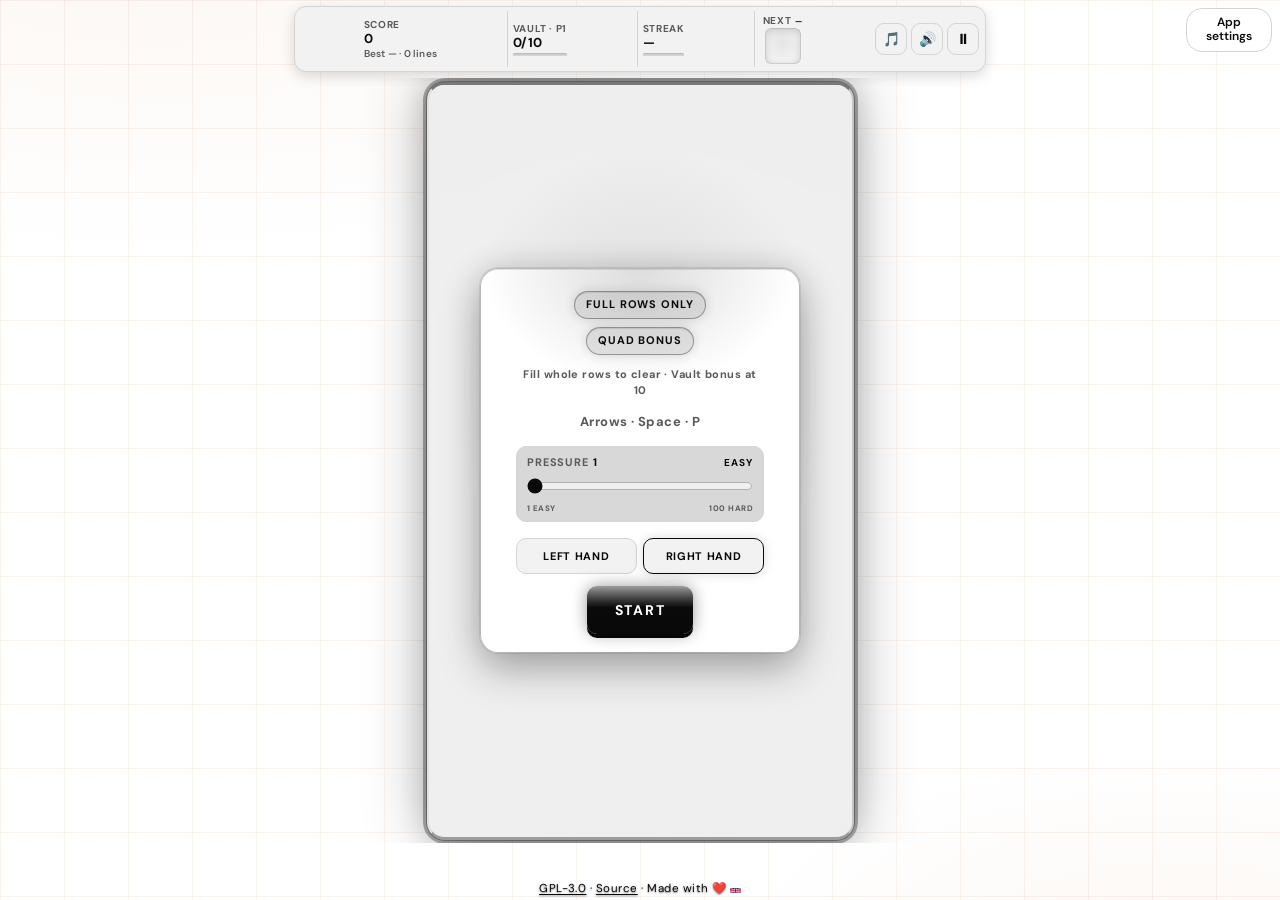
<file: index.html>
<!DOCTYPE html>
<html lang="en" data-mono data-warm>
<head>
    <meta charset="UTF-8">
    <!--
        `frame-ancestors` is deliberately absent: browsers ignore it in a <meta> tag.
        The local dev server sends X-Frame-Options: SAMEORIGIN so the launcher can
        embed this game. It does not send a CSP header. GitHub Pages sends neither.

        frame-src 'none' stays: it restricts what THIS document may frame, and Blocks
        frames nothing.
    -->
    <meta http-equiv="Content-Security-Policy" content="default-src 'self'; script-src 'self'; style-src 'self'; img-src 'self'; connect-src 'none'; font-src 'self'; media-src 'none'; object-src 'none'; base-uri 'none'; form-action 'none'; frame-src 'none'; manifest-src 'self'; worker-src 'self'; upgrade-insecure-requests">
    <meta http-equiv="Permissions-Policy" content="camera=(), microphone=(), geolocation=(), payment=(), clipboard-read=(), usb=(), midi=(), serial=(), display-capture=(), accelerometer=(), gyroscope=(), magnetometer=(), idle-detection=(), screen-wake-lock=(), browsing-topics=(), interest-cohort=()">
    <meta name="robots" content="noindex, nofollow">
    <meta name="viewport" content="width=device-width, initial-scale=1.0, viewport-fit=cover">
    <meta name="referrer" content="no-referrer">
    <meta name="description" content="Seclusa Blocks — privacy-first falling-block puzzle. No tracking, all local.">
    <meta name="theme-color" content="#0a0a0f" media="(prefers-color-scheme: dark)">
    <meta name="theme-color" content="#0a0a0f">
    <meta name="color-scheme" content="light dark">
    <meta name="mobile-web-app-capable" content="yes">
    <meta name="apple-mobile-web-app-capable" content="yes">
    <meta name="apple-mobile-web-app-status-bar-style" content="black">
    <meta name="apple-mobile-web-app-title" content="Seclusa Blocks">
    <meta name="application-name" content="Seclusa Blocks">
    <meta name="format-detection" content="telephone=no">
    <link rel="manifest" href="manifest.json">
    <link rel="icon" href="icon.svg" type="image/svg+xml">
    <link rel="icon" href="icon-192.png" type="image/png" sizes="192x192">
    <link rel="apple-touch-icon" href="icon-192.png" sizes="192x192">
    <link rel="apple-touch-icon" href="icon-512.png" sizes="512x512">
    <title>Seclusa Blocks</title>
    <!--
        The shared Material 3 design system first (it writes the --md-sys-color-*
        roles for [data-palette]/[data-theme]), then this game's own stylesheet,
        which builds its tokens on top of those roles.
    -->
    <link rel="stylesheet" href="theme.css">
    <!--
        Puts data-palette / data-theme on this frame's <html> before first paint,
        and listens for `storage` so a palette picked in the launcher — or in any
        other game — lands here without a reload.
    -->
    <script src="theme-game.js"></script>
    <link rel="stylesheet" href="seclusa-base.css">
    <link rel="stylesheet" href="mono.css">
    <link rel="stylesheet" href="style.css">

    <meta name="version" content="0.1.2">
    <link rel="stylesheet" href="stand.css">
</head>
<body>
    <noscript>
        <p class="noscript-note">JavaScript is required to play Seclusa Blocks. Everything runs locally in your browser.</p>
    </noscript>
    <div class="game-container">
        <header class="hud" id="hud">
            <div class="hud-stats" id="statsPanel">
                <div class="stat">
                    <span class="stat-k">Score</span>
                    <span class="stat-v" id="scoreDisplay">0</span>
                    <span class="stat-s">Best <span id="bestDisplay">0</span> · <span id="linesDisplay">0</span> lines</span>
                </div>
                <div class="stat stat-vault" id="vaultBox">
                    <span class="stat-k"><span id="goalDisplay">Vault</span> · P<span id="levelDisplay">1</span></span>
                    <span class="stat-v" id="vaultDisplay">0/10</span>
                    <div class="streak-meter vault-meter" id="vaultMeter" aria-hidden="true">
                        <div class="streak-meter-fill" id="vaultMeterFill"></div>
                    </div>
                    <span class="stat-s hidden" id="goalSub">Clear lines to fill</span>
                    <span class="stat-s hidden" id="levelProgress" aria-hidden="true"></span>
                </div>
                <div class="stat stat-streak" id="streakBox">
                    <span class="stat-k">Streak</span>
                    <span class="stat-v" id="streakDisplay">—</span>
                    <div class="streak-meter" id="streakMeter" aria-hidden="true">
                        <div class="streak-meter-fill" id="streakMeterFill"></div>
                    </div>
                </div>
                <div class="stat stat-next">
                    <span class="stat-k">Next <span class="next-piece-name" id="nextPieceName">—</span></span>
                    <canvas id="nextCanvas" width="100" height="100"></canvas>
                </div>
            </div>
            <div class="hud-actions">
                <button class="icon-btn" id="musicBtn" title="Toggle Music" type="button" aria-label="Music">🎵</button>
                <button class="icon-btn" id="sfxBtn" title="Toggle Sounds" type="button" aria-label="Sounds">🔊</button>
                <button class="icon-btn" id="pauseBtn" title="Pause" type="button" aria-label="Pause">⏸</button>
            </div>
        </header>

        <div class="board-panel" id="boardPanel">
            <div class="game-board vault-frame" id="gameBoard">
                <canvas id="gameCanvas"></canvas>
                <div class="board-toast hidden" id="boardToast" aria-live="polite" aria-atomic="true"></div>
                <div class="overlay" id="startOverlay">
                    <div class="overlay-panel">
                    <!--
                        No name here either. The launcher bar above says
                        `SECLUSA BLOCKS` for as long as the game is open; a second copy
                        in this panel restated it, and Paused and Game Over each carry
                        their own heading, so nothing needed a name here.
                    -->
                    <p class="start-rules"><span class="rule-chip">Full rows only</span><span class="rule-chip">Quad bonus</span></p>
                    <p class="start-hint" id="startGoalHint">Fill whole rows to clear · Vault bonus at 10</p>
                    <p class="control-hint control-hint-touch swipe-hint">Swipe · ▼ soft · ⬇ hard</p>
                    <p class="control-hint control-hint-keyboard">Arrows · Space · P</p>
                    <label class="diff-control" for="diffSlider">
                        <span class="diff-head">
                            <span>Pressure <strong id="diffValue">1</strong></span>
                            <span class="diff-hint" id="diffHint">Easy</span>
                        </span>
                        <input type="range" id="diffSlider" min="1" max="100" value="1" step="1"
                            aria-valuemin="1" aria-valuemax="100" aria-valuenow="1"
                            aria-label="Starting pressure 1 easy to 100 hard">
                        <span class="diff-ends" aria-hidden="true"><span>1 Easy</span><span>100 Hard</span></span>
                    </label>
                    <div class="hand-toggle" role="group" aria-label="Handedness">
                        <button class="btn btn-secondary hand-btn" id="handLeftBtn" type="button" aria-pressed="false">Left hand</button>
                        <button class="btn btn-secondary hand-btn" id="handRightBtn" type="button" aria-pressed="true">Right hand</button>
                    </div>
                    <button class="btn btn-primary hidden" id="continueBtn" type="button">Continue</button>
                    <button class="btn btn-primary" id="startBtn" type="button">Start</button>
                    </div>
                </div>
                <div class="overlay hidden" id="pauseOverlay">
                    <div class="overlay-panel">
                    <h2>Paused</h2>
                    <div class="hand-toggle" role="group" aria-label="Handedness">
                        <button class="btn btn-secondary hand-btn" id="pauseHandLeftBtn" type="button" aria-pressed="false">Left hand</button>
                        <button class="btn btn-secondary hand-btn" id="pauseHandRightBtn" type="button" aria-pressed="true">Right hand</button>
                    </div>
                    <button class="btn btn-primary" id="resumeBtn" type="button">Resume</button>
                    <button class="btn btn-secondary" id="restartFromPause" type="button">New game</button>
                    </div>
                </div>
                <div class="overlay hidden" id="gameOverOverlay">
                    <div class="overlay-panel">
                    <h2>Game Over</h2>
                    <p class="overlay-stat">Score <span id="finalScore">0</span></p>
                    <p class="overlay-stat">Best <span id="finalBest">0</span></p>
                    <p class="overlay-new-best hidden" id="newBestBanner">New best!</p>
                    <p class="overlay-stat overlay-stat-dim">Lines <span id="finalLines">0</span> · Pressure <span id="finalLevel">1</span></p>
                    <button class="btn btn-primary" id="retryBtn" type="button">Play Again</button>
                    </div>
                </div>
            </div>
        </div>

        <div class="control-rail" id="controlRail" aria-hidden="true"></div>

        <button class="dpad-btn hard-drop" id="hardDropBtn" type="button" aria-label="Hard drop">⬇</button>
        <div class="controls-main" id="controlsMain">
            <button class="rotate-btn" id="rotateBtn" type="button" aria-label="Rotate">↻</button>
            <div class="dpad">
                <button class="dpad-btn" id="leftBtn" type="button" aria-label="Left">◀</button>
                <button class="dpad-btn" id="downBtn" type="button" aria-label="Soft drop">▼</button>
                <button class="dpad-btn" id="rightBtn" type="button" aria-label="Right">▶</button>
            </div>
        </div>
    </div>


    <footer class="game-foot">
        <p class="game-credits">
            <a href="LICENSE.txt">GPL-3.0</a>
            · <a href="https://github.com/ambr3/seclusa-blocks" target="_blank" rel="noopener noreferrer">Source</a>
            · Made with <span class="heart" role="img" aria-label="love">&#10084;&#65039;</span>
            <svg class="flag" viewBox="0 0 60 30" role="img" aria-label="United Kingdom">
                <clipPath id="game-uk-clip"><rect width="60" height="30" /></clipPath>
                <g clip-path="url(#game-uk-clip)">
                    <rect width="60" height="30" fill="#012169" />
                    <path d="M0,0 L60,30 M60,0 L0,30" stroke="#fff" stroke-width="6" />
                    <path d="M0,0 L60,30 M60,0 L0,30" stroke="#C8102E" stroke-width="4" />
                    <path d="M30,0 V30 M0,15 H60" stroke="#fff" stroke-width="10" />
                    <path d="M30,0 V30 M0,15 H60" stroke="#C8102E" stroke-width="6" />
                </g>
            </svg>
        </p>
    </footer>

    <script type="module" src="js/main.js"></script>
    <script src="stand-help.js"></script>
    <script src="stand.js"></script>
</body>
</html>
</file>
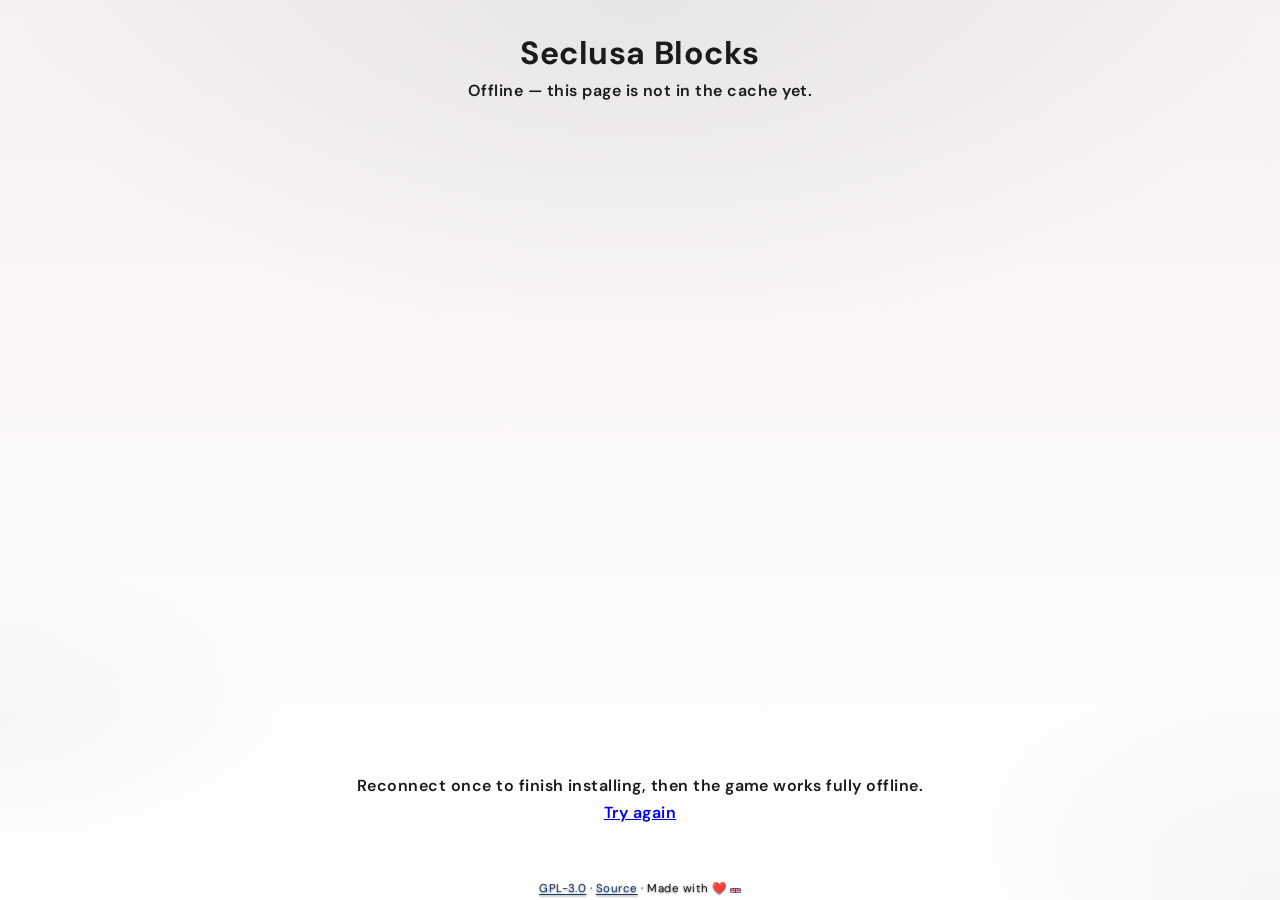
<file: offline.html>
<!DOCTYPE html>
<html lang="en">
<head>
    <meta charset="UTF-8">
    <!-- frame-ancestors is ignored in a <meta> tag. See index.html for the note. -->
    <meta http-equiv="Content-Security-Policy" content="default-src 'self'; script-src 'self'; style-src 'self'; img-src 'self'; connect-src 'none'; font-src 'self'; media-src 'none'; object-src 'none'; base-uri 'none'; form-action 'none'; frame-src 'none'; manifest-src 'self'; worker-src 'self'; upgrade-insecure-requests">
    <meta http-equiv="Permissions-Policy" content="camera=(), microphone=(), geolocation=(), payment=(), clipboard-read=(), usb=(), midi=(), serial=(), display-capture=(), accelerometer=(), gyroscope=(), magnetometer=(), idle-detection=(), screen-wake-lock=(), browsing-topics=(), interest-cohort=()">
    <meta name="robots" content="noindex, nofollow">
    <meta name="viewport" content="width=device-width, initial-scale=1.0, viewport-fit=cover">
    <meta name="referrer" content="no-referrer">
    <meta name="theme-color" content="#0a0a0f">
    <title>Seclusa Blocks — Offline</title>
    <!--
        The app's shared design system first, then this game's own stylesheet, which is
        the order index.html uses. This page is what a player sees when the network is
        gone, so it is the worst possible place for it to render without the palette the
        rest of the app is in. The worker precaches theme.css beside this file, so the
        stylesheet is available offline.
    -->
    <link rel="stylesheet" href="theme.css">
    <link rel="stylesheet" href="style.css">
    <link rel="stylesheet" href="stand.css">
</head>
<body>
    <!--
        Centring is in the stylesheet, not a style attribute: this page's own CSP is
        `style-src 'self'` with no 'unsafe-inline', so an inline style attribute here
        was silently dropped and the fallback rendered flush to the top-left corner.
    -->
    <div class="game-container offline-fallback">
        <h1 class="title">Seclusa Blocks</h1>
        <p>Offline — this page is not in the cache yet.</p>
        <p>Reconnect once to finish installing, then the game works fully offline.</p>
        <p><a href="./">Try again</a></p>
    </div>
    <footer class="game-foot">
        <p class="game-credits">
            <a href="LICENSE.txt">GPL-3.0</a>
            · <a href="https://github.com/ambr3/seclusa-blocks" target="_blank" rel="noopener noreferrer">Source</a>
            · Made with <span class="heart" role="img" aria-label="love">&#10084;&#65039;</span>
            <svg class="flag" viewBox="0 0 60 30" role="img" aria-label="United Kingdom">
                <clipPath id="game-uk-clip"><rect width="60" height="30" /></clipPath>
                <g clip-path="url(#game-uk-clip)">
                    <rect width="60" height="30" fill="#012169" />
                    <path d="M0,0 L60,30 M60,0 L0,30" stroke="#fff" stroke-width="6" />
                    <path d="M0,0 L60,30 M60,0 L0,30" stroke="#C8102E" stroke-width="4" />
                    <path d="M30,0 V30 M0,15 H60" stroke="#fff" stroke-width="10" />
                    <path d="M30,0 V30 M0,15 H60" stroke="#C8102E" stroke-width="6" />
                </g>
            </svg>
        </p>
    </footer>
</body>
</html>
</file>
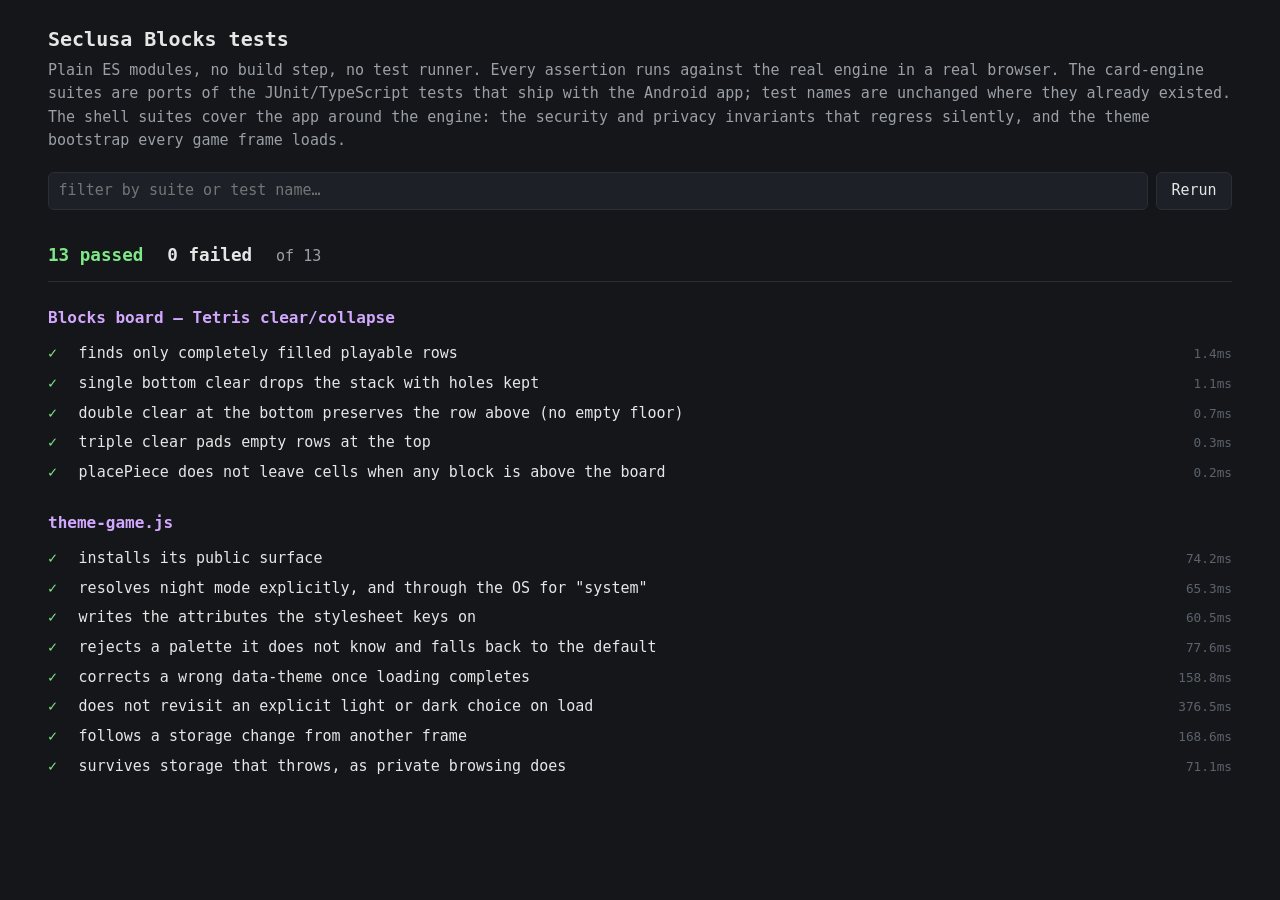
<file: test/tests.html>
<!DOCTYPE html>
<html lang="en">
<head>
    <meta charset="UTF-8">
    <!--
        Same posture as every other document in the app: no framing, no objects, no
        third-party anything. Three allowances, all narrow:
          - `style-src` needs 'unsafe-inline' for this page's own <style> block.
          - `media-src 'self'` because the suite that exercises GameManager builds a
            real `Sounds` and preloads the actual .ogg and .wav files.
          - `connect-src 'self'` — the one departure from the shipped pages, which use
            'none'. The shellStatic suite asserts things about the app's own source files
            (does every document carry a CSP, does every new-tab link carry
            rel=noopener), and the only way to read a file is to fetch it. That is
            same-origin and reaches this app's own documents; it cannot reach anything
            else. The alternative was to assert those properties from a copy of the
            source, which would test the copy.
    -->
    <meta http-equiv="Content-Security-Policy" content="default-src 'self'; script-src 'self'; style-src 'self' 'unsafe-inline'; img-src 'self' data:; connect-src 'self'; font-src 'self'; media-src 'self'; object-src 'none'; base-uri 'none'; form-action 'none'">
    <meta name="robots" content="noindex, nofollow">
    <meta name="referrer" content="no-referrer">
    <meta name="viewport" content="width=device-width, initial-scale=1.0">
    <title>Tests — running</title>
    <style>
        /*
         * Deliberately self-contained: this page must work with nothing installed, so it
         * does not link the shared theme (the test harness has no business depending on
         * the design system to report results).
         */
        :root { color-scheme: light dark; }

        body {
            margin: 0;
            padding: 1.5rem clamp(1rem, 4vw, 3rem) 4rem;
            font: 15px/1.55 ui-monospace, SFMono-Regular, Menlo, Consolas, monospace;
            background: #14161a;
            color: #e6e6e6;
        }

        h1 { margin: 0 0 .25rem; font-size: 1.25rem; }
        p.sub { margin: 0 0 1.25rem; color: #9aa0a6; }

        #summary {
            position: sticky;
            top: 0;
            z-index: 2;
            display: flex;
            flex-wrap: wrap;
            gap: .5rem 1.5rem;
            align-items: baseline;
            padding: .75rem 0;
            margin-bottom: .5rem;
            background: #14161a;
            border-bottom: 1px solid #2a2e35;
        }
        #summary .count { font-size: 1.1rem; font-weight: 700; }
        #summary .pass { color: #7ee787; }
        #summary .fail { color: #ff7b72; }
        #summary .total { color: #9aa0a6; }

        .suite { margin: 1.5rem 0 .5rem; font-size: 1rem; font-weight: 700; color: #d2a8ff; }

        .test { display: flex; gap: .6rem; padding: .2rem 0; align-items: baseline; }
        .test .mark { flex: 0 0 1.4em; }
        .ok  .mark { color: #7ee787; }
        .bad .mark { color: #ff7b72; }
        .bad .name { color: #ff7b72; }
        .err {
            margin: .1rem 0 .6rem 2em;
            padding: .5rem .75rem;
            border-left: 3px solid #ff7b72;
            background: #241a1c;
            color: #ffc7c2;
            white-space: pre-wrap;
        }
        .ms { margin-left: auto; color: #5c626b; font-size: .85em; }

        #controls { margin: 0 0 1.25rem; display: flex; gap: .5rem; flex-wrap: wrap; }
        #controls input {
            flex: 1 1 14rem;
            padding: .4rem .6rem;
            font: inherit;
            background: #1d2027;
            color: inherit;
            border: 1px solid #2a2e35;
            border-radius: 6px;
        }
        #controls button {
            padding: .4rem .9rem;
            font: inherit;
            background: #1d2027;
            color: inherit;
            border: 1px solid #2a2e35;
            border-radius: 6px;
            cursor: pointer;
        }
        #controls button:hover { border-color: #4a515c; }
    </style>
</head>
<body>
    <h1>Seclusa Blocks tests</h1>
    <p class="sub">
        Plain ES modules, no build step, no test runner. Every assertion runs against the real
        engine in a real browser. The card-engine suites are ports of the JUnit/TypeScript tests
        that ship with the Android app; test names are unchanged where they already existed.
        The shell suites cover the app around the engine: the security and privacy invariants
        that regress silently, and the theme bootstrap every game frame loads.
    </p>

    <div id="controls">
        <input id="filter" type="search" placeholder="filter by suite or test name…" autocomplete="off">
        <button id="rerun" type="button">Rerun</button>
    </div>

    <div id="summary"><span class="count">Running…</span></div>
    <div id="results"></div>

    <script type="module" src="tests.js"></script>
</body>
</html>
</file>
<file: theme.css>
/*
 * Seclusa Games — the shared Material 3 design system.
 *
 * Tokens and chrome are ported from the Solitaire PWA so every game shares one look:
 *   Solitaire/pwa/src/ui/theme.css   (Material 3 theme transcribed from the Android app)
 *   Solitaire/pwa/src/ui/theme.ts    (light/dark + palette role values)
 *   Solitaire/pwa/src/ui/AboutScreen.ts, Dialogs.ts (app bar, dialogs, pills, cards)
 *
 * The palette and night mode are applied through the `data-palette` / `data-theme`
 * attributes on <html> instead of inline styles, because there is no bundler for a
 * game's shell — theme-game.js only sets those two attributes and persists the choice.
 */

/*
 * Typography.
 *
 * DM Sans for body, Sora for headings — the same pair the Seclusa Weather app uses, so
 * the whole Seclusa family shares one voice.
 *
 * Self-hosted, deliberately. A font from Google's CDN would mean a request to a third
 * party on every first visit, which breaks the promise this app makes in its README and
 * in its `connect-src 'none'` policy. These files are latin-subset WOFF2 copied from
 * the weather app's own assets; all six together are 96 KB, loaded once and cached.
 *
 * This also fixes small text rendering as a scatter of dots. `system-ui` was resolving
 * to a face the browser did not treat as concrete — it matched none of the installed
 * families when measured — and the fallback's hinting broke glyph stems apart at the
 * sizes this UI uses. A real hinted webfont does not have that failure mode.
 *
 * `font-display: swap` so text paints immediately in the fallback rather than staying
 * invisible while the woff2 arrives.
 *
 * Pac-Man's ArcadeR is the one deliberate exception: it is part of that game's arcade
 * identity rather than app chrome, and stays.
 */
@font-face {
  font-family: 'DM Sans';
  font-style: normal;
  font-weight: 400;
  font-display: swap;
  src: url('assets/fonts/dm-sans-latin-400-normal.woff2') format('woff2');
}
@font-face {
  font-family: 'DM Sans';
  font-style: normal;
  font-weight: 500;
  font-display: swap;
  src: url('assets/fonts/dm-sans-latin-400-normal.woff2') format('woff2');
}
@font-face {
  font-family: 'DM Sans';
  font-style: normal;
  font-weight: 600;
  font-display: swap;
  src: url('assets/fonts/dm-sans-latin-600-normal.woff2') format('woff2');
}
@font-face {
  font-family: 'DM Sans';
  font-style: normal;
  font-weight: 700;
  font-display: swap;
  src: url('assets/fonts/dm-sans-latin-700-normal.woff2') format('woff2');
}
@font-face {
  font-family: 'Sora';
  font-style: normal;
  font-weight: 600;
  font-display: swap;
  src: url('assets/fonts/sora-latin-600-normal.woff2') format('woff2');
}
@font-face {
  font-family: 'Sora';
  font-style: normal;
  font-weight: 700;
  font-display: swap;
  src: url('assets/fonts/sora-latin-700-normal.woff2') format('woff2');
}
@font-face {
  font-family: 'Sora';
  font-style: normal;
  font-weight: 800;
  font-display: swap;
  src: url('assets/fonts/sora-latin-800-normal.woff2') format('woff2');
}

:root {
  --font-sans: 'DM Sans', -apple-system, BlinkMacSystemFont, 'Segoe UI', Roboto,
    'Noto Sans', 'Liberation Sans', Arial, sans-serif;
  --font-display: 'Sora', 'DM Sans', -apple-system, BlinkMacSystemFont, 'Segoe UI',
    Roboto, sans-serif;

  /*
   * The shared page backdrop: a square grid, masked to fade out from the centre, over
   * a soft vignette.
   *
   * This started life as Blocks' own background. It is now the app's — every game and
   * the launcher wear the same grid, so the five games read as one product rather than
   * five that happen to share a palette.
   *
   * The ink is a very faded orange rather than the palette's on-surface grey, and mixed
   * from `--warm` so it follows the canonical palette in seclusa-base.css and flips with
   * light and dark on its own — at 8% there is no second orange here to keep in step.
   * It is fainter than the grey it replaced because the grid sits behind text and tiles
   * on this screen, where a 10% line is a visible weave rather than ground.
   *
   * The card games do not show this grid: their felt is an absolutely positioned element
   * over the whole window, painted on top of `html::before`. They carry their own, which
   * is why the two are not one token.
   *
   * The fallback in `--warm` is load-bearing. Three offline pages link this file without
   * seclusa-base.css, where `--warm` is undefined -- and an undefined var() inside
   * color-mix() makes the whole declaration invalid at computed-value time, which takes
   * the grid with it and shows no error. The fallback is the dark-theme value from
   * seclusa-base.css, so those pages get the same line rather than none.
   */
  --page-grid-ink: color-mix(in srgb, var(--warm, #e08a3c) 8%, transparent);
  --page-grid-size: 32px;
  --page-vignette: color-mix(in srgb, var(--md-sys-color-scrim) 9%, transparent);

  /* Neutral color roles (light) — Solitaire values/colors.xml */
  --md-sys-color-surface: #fcf8f7;
  --md-sys-color-on-surface: #1c1b1b;
  --md-sys-color-surface-container-lowest: #ffffff;
  --md-sys-color-surface-container-low: #f6f1f0;
  --md-sys-color-surface-container: #f0ebea;
  --md-sys-color-surface-container-high: #ebe4e4;
  --md-sys-color-surface-container-highest: #e5dedd;
  --md-sys-color-surface-bright: #fcf8f6;
  --md-sys-color-surface-dim: #dcd5d4;
  --md-sys-color-surface-variant: #e8e0de;
  --md-sys-color-on-surface-variant: #4a4444;
  --md-sys-color-outline: #7b7474;
  --md-sys-color-outline-variant: #cbc3c2;
  --md-sys-color-error: #b3261e;
  --md-sys-color-on-error: #ffffff;
  --md-sys-color-error-container: #f9dedc;
  --md-sys-color-on-error-container: #410e0b;
  --md-sys-color-inverse-surface: #32302f;
  --md-sys-color-inverse-on-surface: #f5eeed;
  --md-sys-color-scrim: #000000;

  /*
   * HAIRLINES.
   *
   * A one-pixel rule only reads as a *line* when it is opaque enough. Below roughly a
   * quarter of the ink colour it stops being a continuous stroke and reads as a row of
   * dots — which is the "dotty line" artefact, and it gets worse the thinner the line is
   * in device pixels. Measured at devicePixelRatio 1.25, Chromium reports a used border
   * width of 0.8px for 1px, 1.5px and even 0.5px — one whole device pixel in every case —
   * so the width is not the variable; the alpha is.
   *
   * These two tokens put a floor under it. Mix with `transparent`, so they tint whatever
   * surface they sit on and stay correct in both themes.
   */
  --hairline: color-mix(in srgb, var(--md-sys-color-on-surface) 30%, transparent);
  --hairline-strong: color-mix(in srgb, var(--md-sys-color-on-surface) 55%, transparent);

  /*
   * Chrome colors — menu bar, chips, header buttons.
   *
   * These used to be hard-coded translucent washes — `--menu-bar-surface: #1affffff`
   * over a `blur(6px)` backdrop — which resolve to a cold pale-cyan 30% white border.
   * Against the card games' green playfields that reads as an unwanted cold edge, and
   * the dark theme's `#cc1a1a1a` surface put a maroon wash behind every pill.
   *
   * They are now palette-aware Material roles instead. Chrome recedes; the palette
   * colour is reserved for accents (active buttons, focus, the card playfield), so the
   * whole app shifts with the theme and nothing floats on a mismatched tint.
   */
  --menu-bar-icon: var(--md-sys-color-on-surface-variant);
  --menu-bar-label: var(--md-sys-color-on-surface-variant);
  --menu-bar-surface: var(--md-sys-color-surface-container);
  --menu-bar-stroke: var(--md-sys-color-outline-variant);
  /*
   * The score and time chips sit *on* the menu bar, so they cannot share its surface.
   * Both were `surface-container` / `surface-container-low`, which in light mode are
   * #f0ebea and #f6f1f0 — a 2% difference. The chips read as washed into the bar behind
   * them rather than as objects in their own right. `lowest` is the step that actually
   * lifts them: white on light, near-black on dark. Same reasoning for header buttons,
   * which sit on the same bar.
   */
  --score-chip-surface: var(--md-sys-color-surface-container-lowest);
  --score-chip-stroke: var(--md-sys-color-outline-variant);
  --header-button-surface: var(--md-sys-color-surface-container-lowest);
  --header-button-stroke: var(--md-sys-color-outline-variant);
  --settings-background: var(--md-sys-color-surface-container-low);
  --preference-card: var(--md-sys-color-surface-container-lowest);

  /* Shapes and elevations — drawable/*.xml, dimens.xml */
  --menu-bar-radius: 16px;
  --menu-bar-border: 1px solid var(--menu-bar-stroke);
  --score-chip-radius: 16px;
  --score-chip-border: 1px solid var(--score-chip-stroke);
  --score-chip-shadow: 0 2px 6px rgb(0 0 0 / 35%);
  --bar-margin: 16px;
  --layout-padding: 15px;

  /* Type scale — styles.xml TextAppearance.App.* */
  /*
 * Type scale.
 *
 * Weights raised from the original, but not as far as a first pass took them. Body copy
 * sat at 400 and did read thin, so bodies are 500. The first attempt pushed every
 * heading to 800 as well, which flattened the hierarchy — everything shouted at once and
 * the scale stopped reading. Headings stay at 700.
 *
 * Menu labels are the one to watch: they are small, and 600 weight at that size is the
 * worst combination on a low-resolution display — the stems are thinner than a device
 * pixel and break up. They sit at 500 with a touch of letter-spacing to stay legible.
 *
 * Sizes were raised a step across the board; the previous set read small, especially on
 * a phone where the launcher tiles carry most of the interface.
 */
  --type-title-large: 800 22px/1.25 var(--font-display);
  --type-title-medium: 700 18px/1.3 var(--font-display);
  --type-body-large: 400 16px/1.5 var(--font-sans);
  --type-body-medium: 400 15px/1.45 var(--font-sans);
  --type-label-large: 600 15px/1.3 var(--font-sans);
  --type-menu-label: 600 12.5px/1.35 var(--font-sans);

  color-scheme: light dark;
}

/* Dark neutrals — Solitaire values-night/colors.xml */
[data-theme='dark'] {
  /* The vignette has to work harder in the dark, where there is no surface to sink
     into. Same as Blocks did with its own copy of this value. */
  --page-vignette: color-mix(in srgb, var(--md-sys-color-scrim) 55%, transparent);
  --md-sys-color-surface: #121212;
  --md-sys-color-on-surface: #e8e6e3;
  --md-sys-color-surface-container-lowest: #0c0c0c;
  --md-sys-color-surface-container-low: #1a1a1a;
  --md-sys-color-surface-container: #212121;
  --md-sys-color-surface-container-high: #2c2c2c;
  --md-sys-color-surface-container-highest: #383838;
  --md-sys-color-surface-bright: #3f3f3f;
  --md-sys-color-surface-dim: #121212;
  --md-sys-color-surface-variant: #494643;
  --md-sys-color-on-surface-variant: #cbc5c0;
  --md-sys-color-outline: #958f8a;
  --md-sys-color-outline-variant: #494643;
  --md-sys-color-error: #ffb4ab;
  --md-sys-color-on-error: #690005;
  --md-sys-color-error-container: #93000a;
  --md-sys-color-on-error-container: #ffdad6;
  --md-sys-color-inverse-surface: #e8e6e3;
  --md-sys-color-inverse-on-surface: #2f2f2f;
  --menu-bar-icon: var(--md-sys-color-on-surface-variant);
  --menu-bar-label: var(--md-sys-color-on-surface-variant);
  /* See the light block above — the dark overrides no longer use hard-coded maroon and
     cyan-white washes, they inherit the same palette-aware roles. */
  --menu-bar-surface: var(--md-sys-color-surface-container);
  --menu-bar-stroke: var(--md-sys-color-outline-variant);
  /*
   * The score and time chips sit *on* the menu bar, so they cannot share its surface.
   * Both were `surface-container` / `surface-container-low`, which in light mode are
   * #f0ebea and #f6f1f0 — a 2% difference. The chips read as washed into the bar behind
   * them rather than as objects in their own right. `lowest` is the step that actually
   * lifts them: white on light, near-black on dark. Same reasoning for header buttons,
   * which sit on the same bar.
   */
  --score-chip-surface: var(--md-sys-color-surface-container-lowest);
  --score-chip-stroke: var(--md-sys-color-outline-variant);
  --header-button-surface: var(--md-sys-color-surface-container-lowest);
  --header-button-stroke: var(--md-sys-color-outline-variant);
  --settings-background: var(--md-sys-color-surface-container-low);
  --preference-card: var(--md-sys-color-surface-container-lowest);
}

/*
 * SECONDARY / TERTIARY.
 *
 * Added because games need a second and a third accent hue. The card games only
 * ever paint `primary`, but Block's "Vault" meter, its streak meter and Word
 * Puzzle's gradient partner all need to be visibly *other* colours, and a game
 * that invented its own hex for those would be exactly the fixed palette this
 * file exists to prevent. `secondary` and `tertiary` are the rest of the
 * Material 3 role set for each scheme, so the four palettes stay the whole
 * palette and the games stay consumers of it.
 */

/*
 * The default palette, as plain CSS.
 *
 * `data-palette` is set by JS from localStorage, so before that runs — and permanently
 * if it never runs — the root element carried no `--md-sys-color-primary` at all. Every
 * accent in the shell resolved to an invalid value and painted as nothing, which is a
 * visible flash on first paint rather than a theoretical one.
 *
 * These are navy's light-scheme values, mirroring `[data-palette='navy']` below. Same
 * specificity, and deliberately earlier in the file, so any real `data-palette` still
 * wins. DEFAULT_THEME_COLOR in theme.js / theme-game.js / games/pacman/theme.js and the
 * card engine's Preferences.js must agree with this block.
 */
:root {
  --md-sys-color-primary: #1b3b6f;
  --md-sys-color-on-primary: #ffffff;
  --md-sys-color-primary-container: #d4e3ff;
  --md-sys-color-on-primary-container: #001c3b;
  --md-sys-color-secondary: #4a5b70;
  --md-sys-color-on-secondary: #ffffff;
  --md-sys-color-secondary-container: #d4e3ff;
  --md-sys-color-on-secondary-container: #0b1b2d;
  --md-sys-color-tertiary: #565e71;
  --md-sys-color-on-tertiary: #ffffff;
  --md-sys-color-tertiary-container: #dae2f9;
  --md-sys-color-on-tertiary-container: #131c2c;
  --theme-game-select-background: #0d2340;
  --theme-game-select-background-end: #081629;
  --theme-color-drawer-selected: #cfe0fb;
}

/*
 * Palette roles. Only the roles this shell actually paints are ported — the secondary
 * and tertiary containers of the Android theme are unused outside the card table.
 */
[data-palette='orange'] {
  --md-sys-color-primary: #8b5000;
  --md-sys-color-on-primary: #ffffff;
  --md-sys-color-primary-container: #ffdcc2;
  --md-sys-color-on-primary-container: #2c1500;  --md-sys-color-secondary: #6f4a8c;
  --md-sys-color-on-secondary: #ffffff;
  --md-sys-color-secondary-container: #edd9ff;
  --md-sys-color-on-secondary-container: #25073a;
  --md-sys-color-tertiary: #00696e;
  --md-sys-color-on-tertiary: #ffffff;
  --md-sys-color-tertiary-container: #9df0f6;
  --md-sys-color-on-tertiary-container: #002022;
  --theme-game-select-background: #bf360c;
  --theme-game-select-background-end: #7e2202;
  --theme-color-drawer-selected: #ffe0b2;
}

[data-palette='green'] {
  --md-sys-color-primary: #1b6b37;
  --md-sys-color-on-primary: #ffffff;
  --md-sys-color-primary-container: #a8f2ad;
  --md-sys-color-on-primary-container: #002106;  --md-sys-color-secondary: #6f4a8c;
  --md-sys-color-on-secondary: #ffffff;
  --md-sys-color-secondary-container: #edd9ff;
  --md-sys-color-on-secondary-container: #25073a;
  --md-sys-color-tertiary: #00696e;
  --md-sys-color-on-tertiary: #ffffff;
  --md-sys-color-tertiary-container: #9df0f6;
  --md-sys-color-on-tertiary-container: #002022;
  --theme-game-select-background: #14532d;
  --theme-game-select-background-end: #0b3b1e;
  --theme-color-drawer-selected: #c8e6c9;
}

[data-palette='blue'] {
  --md-sys-color-primary: #1565c0;
  --md-sys-color-on-primary: #ffffff;
  --md-sys-color-primary-container: #d6e3ff;
  --md-sys-color-on-primary-container: #001b3f;  --md-sys-color-secondary: #6f4a8c;
  --md-sys-color-on-secondary: #ffffff;
  --md-sys-color-secondary-container: #edd9ff;
  --md-sys-color-on-secondary-container: #25073a;
  --md-sys-color-tertiary: #00696e;
  --md-sys-color-on-tertiary: #ffffff;
  --md-sys-color-tertiary-container: #9df0f6;
  --md-sys-color-on-tertiary-container: #002022;
  --theme-game-select-background: #0d47a1;
  --theme-game-select-background-end: #082f66;
  --theme-color-drawer-selected: #bbdefb;
}

[data-palette='purple'] {
  --md-sys-color-primary: #6a1b9a;
  --md-sys-color-on-primary: #ffffff;
  --md-sys-color-primary-container: #f3daff;
  --md-sys-color-on-primary-container: #260046;  --md-sys-color-secondary: #8f4d00;
  --md-sys-color-on-secondary: #ffffff;
  --md-sys-color-secondary-container: #ffddb8;
  --md-sys-color-on-secondary-container: #2d1500;
  --md-sys-color-tertiary: #00696e;
  --md-sys-color-on-tertiary: #ffffff;
  --md-sys-color-tertiary-container: #9df0f6;
  --md-sys-color-on-tertiary-container: #002022;
  --theme-game-select-background: #3f0f5e;
  --theme-game-select-background-end: #27093b;
  --theme-color-drawer-selected: #e1bee7;
}

/*
 * Four more palettes, added so the picker is a real choice rather than four options.
 * Rose, Teal, Amber and Slate fill the gaps the original set left: there was no warm
 * red, no cool cyan, no gold, and nothing neutral at all. Slate in particular gives a
 * calm, near-achromatic option for anyone who finds the saturated greens tiring.
 *
 * Every block carries the full Material 3 role set in both schemes, because these roles
 * are read directly by the chrome, the dialogs and the games — a partial block would
 * fall through to the previous palette's values and produce a mismatched UI.
 */
[data-palette='rose'] {
  --md-sys-color-primary: #a8274e;
  --md-sys-color-on-primary: #ffffff;
  --md-sys-color-primary-container: #ffd9e1;
  --md-sys-color-on-primary-container: #3f0018;
  --md-sys-color-secondary: #75565a;
  --md-sys-color-on-secondary: #ffffff;
  --md-sys-color-secondary-container: #ffd9e0;
  --md-sys-color-on-secondary-container: #2c1519;
  --md-sys-color-tertiary: #7c5635;
  --md-sys-color-on-tertiary: #ffffff;
  --md-sys-color-tertiary-container: #ffdbbe;
  --md-sys-color-on-tertiary-container: #2f1500;
  --theme-game-select-background: #7b1f3a;
  --theme-game-select-background-end: #4f1124;
  --theme-color-drawer-selected: #f9d9e0;
}

[data-palette='teal'] {
  --md-sys-color-primary: #006a60;
  --md-sys-color-on-primary: #ffffff;
  --md-sys-color-primary-container: #9df2e7;
  --md-sys-color-on-primary-container: #00201c;
  --md-sys-color-secondary: #4a6360;
  --md-sys-color-on-secondary: #ffffff;
  --md-sys-color-secondary-container: #cce8e3;
  --md-sys-color-on-secondary-container: #06201d;
  --md-sys-color-tertiary: #456179;
  --md-sys-color-on-tertiary: #ffffff;
  --md-sys-color-tertiary-container: #cbe6ff;
  --md-sys-color-on-tertiary-container: #001e31;
  --theme-game-select-background: #0b4f49;
  --theme-game-select-background-end: #06332f;
  --theme-color-drawer-selected: #b2dfd7;
}

[data-palette='amber'] {
  --md-sys-color-primary: #8a5a00;
  --md-sys-color-on-primary: #ffffff;
  --md-sys-color-primary-container: #ffddb0;
  --md-sys-color-on-primary-container: #2c1800;
  --md-sys-color-secondary: #6c5c3f;
  --md-sys-color-on-secondary: #ffffff;
  --md-sys-color-secondary-container: #f5e0bb;
  --md-sys-color-on-secondary-container: #251a04;
  --md-sys-color-tertiary: #4c6545;
  --md-sys-color-on-tertiary: #ffffff;
  --md-sys-color-tertiary-container: #ceeabd;
  --md-sys-color-on-tertiary-container: #0a1f08;
  --theme-game-select-background: #6b4a12;
  --theme-game-select-background-end: #44300a;
  --theme-color-drawer-selected: #ffe1b8;
}

[data-palette='slate'] {
  --md-sys-color-primary: #4f5b66;
  --md-sys-color-on-primary: #ffffff;
  --md-sys-color-primary-container: #d6e2ee;
  --md-sys-color-on-primary-container: #0b1923;
  --md-sys-color-secondary: #525f6a;
  --md-sys-color-on-secondary: #ffffff;
  --md-sys-color-secondary-container: #d6e4f1;
  --md-sys-color-on-secondary-container: #0d1c27;
  --md-sys-color-tertiary: #5c5f6b;
  --md-sys-color-on-tertiary: #ffffff;
  --md-sys-color-tertiary-container: #e2e2ec;
  --md-sys-color-on-tertiary-container: #191b24;
  --theme-game-select-background: #37424c;
  --theme-game-select-background-end: #232b33;
  --theme-color-drawer-selected: #d3dde6;
}

[data-palette='navy'] {
  --md-sys-color-primary: #1b3b6f;
  --md-sys-color-on-primary: #ffffff;
  --md-sys-color-primary-container: #d4e3ff;
  --md-sys-color-on-primary-container: #001c3b;
  --md-sys-color-secondary: #4a5b70;
  --md-sys-color-on-secondary: #ffffff;
  --md-sys-color-secondary-container: #d4e3ff;
  --md-sys-color-on-secondary-container: #0b1b2d;
  --md-sys-color-tertiary: #565e71;
  --md-sys-color-on-tertiary: #ffffff;
  --md-sys-color-tertiary-container: #dae2f9;
  --md-sys-color-on-tertiary-container: #131c2c;
  --theme-game-select-background: #0d2340;
  --theme-game-select-background-end: #081629;
  --theme-color-drawer-selected: #cfe0fb;
}

[data-palette='indigo'] {
  --md-sys-color-primary: #4b52c4;
  --md-sys-color-on-primary: #ffffff;
  --md-sys-color-primary-container: #e0e0ff;
  --md-sys-color-on-primary-container: #000f5c;
  --md-sys-color-secondary: #5b5d72;
  --md-sys-color-on-secondary: #ffffff;
  --md-sys-color-secondary-container: #e0e0f9;
  --md-sys-color-on-secondary-container: #181a2c;
  --md-sys-color-tertiary: #77536d;
  --md-sys-color-on-tertiary: #ffffff;
  --md-sys-color-tertiary-container: #ffd7f1;
  --md-sys-color-on-tertiary-container: #2d1228;
  --theme-game-select-background: #2c3080;
  --theme-game-select-background-end: #1b1e56;
  --theme-color-drawer-selected: #dcdcff;
}

[data-palette='lime'] {
  --md-sys-color-primary: #4a6700;
  --md-sys-color-on-primary: #ffffff;
  --md-sys-color-primary-container: #c9f27f;
  --md-sys-color-on-primary-container: #142100;
  --md-sys-color-secondary: #57643a;
  --md-sys-color-on-secondary: #ffffff;
  --md-sys-color-secondary-container: #daeab6;
  --md-sys-color-on-secondary-container: #151e00;
  --md-sys-color-tertiary: #39656b;
  --md-sys-color-on-tertiary: #ffffff;
  --md-sys-color-tertiary-container: #bfeaf1;
  --md-sys-color-on-tertiary-container: #001f24;
  --theme-game-select-background: #2f5000;
  --theme-game-select-background-end: #1d3300;
  --theme-color-drawer-selected: #cbf19b;
}

[data-palette='crimson'] {
  --md-sys-color-primary: #8c1d18;
  --md-sys-color-on-primary: #ffffff;
  --md-sys-color-primary-container: #ffdad6;
  --md-sys-color-on-primary-container: #410002;
  --md-sys-color-secondary: #775652;
  --md-sys-color-on-secondary: #ffffff;
  --md-sys-color-secondary-container: #ffdad6;
  --md-sys-color-on-secondary-container: #2d1512;
  --md-sys-color-tertiary: #705c2e;
  --md-sys-color-on-tertiary: #ffffff;
  --md-sys-color-tertiary-container: #fbdfa6;
  --md-sys-color-on-tertiary-container: #261900;
  --theme-game-select-background: #6b1611;
  --theme-game-select-background-end: #450d0a;
  --theme-color-drawer-selected: #f9d9d6;
}

[data-theme='dark'][data-palette='navy'] {
  --md-sys-color-primary: #a8c8ff;
  --md-sys-color-on-primary: #00315e;
  --md-sys-color-primary-container: #1b3b6f;
  --md-sys-color-on-primary-container: #d4e3ff;
  --md-sys-color-secondary: #b9c8db;
  --md-sys-color-on-secondary: #23313f;
  --md-sys-color-secondary-container: #3a495a;
  --md-sys-color-on-secondary-container: #d4e3ff;
  --md-sys-color-tertiary: #bec6dc;
  --md-sys-color-on-tertiary: #28303f;
  --md-sys-color-tertiary-container: #3e4759;
  --md-sys-color-on-tertiary-container: #dae2f9;
  --theme-color-drawer-selected: #1b3b6f;
}

[data-theme='dark'][data-palette='indigo'] {
  --md-sys-color-primary: #bec2ff;
  --md-sys-color-on-primary: #141e9e;
  --md-sys-color-primary-container: #333bcb;
  --md-sys-color-on-primary-container: #e0e0ff;
  --md-sys-color-secondary: #c3c5dd;
  --md-sys-color-on-secondary: #2c2f42;
  --md-sys-color-secondary-container: #424659;
  --md-sys-color-on-secondary-container: #e0e0f9;
  --md-sys-color-tertiary: #e6b9d8;
  --md-sys-color-on-tertiary: #45263d;
  --md-sys-color-tertiary-container: #5d3b55;
  --md-sys-color-on-tertiary-container: #ffd7f1;
  --theme-color-drawer-selected: #333bcb;
}

[data-theme='dark'][data-palette='lime'] {
  --md-sys-color-primary: #aed65f;
  --md-sys-color-on-primary: #253500;
  --md-sys-color-primary-container: #354d00;
  --md-sys-color-on-primary-container: #c9f27f;
  --md-sys-color-secondary: #bfcaa0;
  --md-sys-color-on-secondary: #2a3514;
  --md-sys-color-secondary-container: #404b29;
  --md-sys-color-on-secondary-container: #daeab6;
  --md-sys-color-tertiary: #a3ced5;
  --md-sys-color-on-tertiary: #07363d;
  --md-sys-color-tertiary-container: #204d54;
  --md-sys-color-on-tertiary-container: #bfeaf1;
  --theme-color-drawer-selected: #354d00;
}

[data-theme='dark'][data-palette='crimson'] {
  --md-sys-color-primary: #ffb4ab;
  --md-sys-color-on-primary: #5f0b06;
  --md-sys-color-primary-container: #7c1d18;
  --md-sys-color-on-primary-container: #ffdad6;
  --md-sys-color-secondary: #e7bdb8;
  --md-sys-color-on-secondary: #442926;
  --md-sys-color-secondary-container: #5d3d3a;
  --md-sys-color-on-secondary-container: #ffdad6;
  --md-sys-color-tertiary: #dec48c;
  --md-sys-color-on-tertiary: #3f2e06;
  --md-sys-color-tertiary-container: #574516;
  --md-sys-color-on-tertiary-container: #fbdfa6;
  --theme-color-drawer-selected: #7c1d18;
}

[data-theme='dark'][data-palette='rose'] {
  --md-sys-color-primary: #ffb0c1;
  --md-sys-color-on-primary: #5e1130;
  --md-sys-color-primary-container: #86203f;
  --md-sys-color-on-primary-container: #ffd9e1;
  --md-sys-color-secondary: #e3bdc2;
  --md-sys-color-on-secondary: #42292d;
  --md-sys-color-secondary-container: #5a3f44;
  --md-sys-color-on-secondary-container: #ffd9e0;
  --md-sys-color-tertiary: #ecbe98;
  --md-sys-color-on-tertiary: #452a0d;
  --md-sys-color-tertiary-container: #5f4122;
  --md-sys-color-on-tertiary-container: #ffdbbe;
  --theme-color-drawer-selected: #86203f;
}

[data-theme='dark'][data-palette='teal'] {
  --md-sys-color-primary: #81d5cb;
  --md-sys-color-on-primary: #003731;
  --md-sys-color-primary-container: #005048;
  --md-sys-color-on-primary-container: #9df2e7;
  --md-sys-color-secondary: #b0ccc7;
  --md-sys-color-on-secondary: #1c3531;
  --md-sys-color-secondary-container: #334b47;
  --md-sys-color-on-secondary-container: #cce8e3;
  --md-sys-color-tertiary: #aacbe5;
  --md-sys-color-on-tertiary: #123549;
  --md-sys-color-tertiary-container: #2c4b62;
  --md-sys-color-on-tertiary-container: #cbe6ff;
  --theme-color-drawer-selected: #005048;
}

[data-theme='dark'][data-palette='amber'] {
  --md-sys-color-primary: #f7bd6a;
  --md-sys-color-on-primary: #492900;
  --md-sys-color-primary-container: #693c00;
  --md-sys-color-on-primary-container: #ffddb0;
  --md-sys-color-secondary: #d8c4a0;
  --md-sys-color-on-secondary: #3b2f15;
  --md-sys-color-secondary-container: #52452a;
  --md-sys-color-on-secondary-container: #f5e0bb;
  --md-sys-color-tertiary: #b2ce9f;
  --md-sys-color-on-tertiary: #1d360d;
  --md-sys-color-tertiary-container: #364d28;
  --md-sys-color-on-tertiary-container: #ceeabd;
  --theme-color-drawer-selected: #693c00;
}

[data-theme='dark'][data-palette='slate'] {
  --md-sys-color-primary: #bac7d4;
  --md-sys-color-on-primary: #243039;
  --md-sys-color-primary-container: #374754;
  --md-sys-color-on-primary-container: #d6e2ee;
  --md-sys-color-secondary: #bdc8d4;
  --md-sys-color-on-secondary: #27313a;
  --md-sys-color-secondary-container: #3d4752;
  --md-sys-color-on-secondary-container: #d6e4f1;
  --md-sys-color-tertiary: #c5c6d0;
  --md-sys-color-on-tertiary: #2e303a;
  --md-sys-color-tertiary-container: #454750;
  --md-sys-color-on-tertiary-container: #e2e2ec;
  --theme-color-drawer-selected: #374754;
}

/* Dark primaries — Solitaire DARK_PALETTES. The playfield gradient stays the same. */
[data-theme='dark'][data-palette='orange'] {
  --md-sys-color-primary: #e8a872;
  --md-sys-color-on-primary: #412300;
  --md-sys-color-primary-container: #5c3a1a;
  --md-sys-color-on-primary-container: #ffdcc2;  --md-sys-color-secondary: #d3b0e8;
  --md-sys-color-on-secondary: #3a1a52;
  --md-sys-color-secondary-container: #513065;
  --md-sys-color-on-secondary-container: #edd9ff;
  --md-sys-color-tertiary: #82d4da;
  --md-sys-color-on-tertiary: #00373a;
  --md-sys-color-tertiary-container: #004f52;
  --md-sys-color-on-tertiary-container: #9df0f6;
  --theme-color-drawer-selected: #5c3a1a;
}

[data-theme='dark'][data-palette='green'] {
  --md-sys-color-primary: #7fcb8c;
  --md-sys-color-on-primary: #003918;
  --md-sys-color-primary-container: #1e4a2c;
  --md-sys-color-on-primary-container: #b8f0bd;  --md-sys-color-secondary: #d3b0e8;
  --md-sys-color-on-secondary: #3a1a52;
  --md-sys-color-secondary-container: #513065;
  --md-sys-color-on-secondary-container: #edd9ff;
  --md-sys-color-tertiary: #82d4da;
  --md-sys-color-on-tertiary: #00373a;
  --md-sys-color-tertiary-container: #004f52;
  --md-sys-color-on-tertiary-container: #9df0f6;
  --theme-color-drawer-selected: #1e4a2c;
}

[data-theme='dark'][data-palette='blue'] {
  --md-sys-color-primary: #9ebeff;
  --md-sys-color-on-primary: #002e5c;
  --md-sys-color-primary-container: #1a3f6e;
  --md-sys-color-on-primary-container: #d6e3ff;  --md-sys-color-secondary: #d3b0e8;
  --md-sys-color-on-secondary: #3a1a52;
  --md-sys-color-secondary-container: #513065;
  --md-sys-color-on-secondary-container: #edd9ff;
  --md-sys-color-tertiary: #82d4da;
  --md-sys-color-on-tertiary: #00373a;
  --md-sys-color-tertiary-container: #004f52;
  --md-sys-color-on-tertiary-container: #9df0f6;
  --theme-color-drawer-selected: #1a3f6e;
}

[data-theme='dark'][data-palette='purple'] {
  --md-sys-color-primary: #d5a8f0;
  --md-sys-color-on-primary: #3a005c;
  --md-sys-color-primary-container: #4a2a66;
  --md-sys-color-on-primary-container: #f0d6ff;  --md-sys-color-secondary: #ffb877;
  --md-sys-color-on-secondary: #4f2600;
  --md-sys-color-secondary-container: #703800;
  --md-sys-color-on-secondary-container: #ffddb8;
  --md-sys-color-tertiary: #82d4da;
  --md-sys-color-on-tertiary: #00373a;
  --md-sys-color-tertiary-container: #004f52;
  --md-sys-color-on-tertiary-container: #9df0f6;
  --theme-color-drawer-selected: #4a2a66;
}

/*
 * Preview values for the palette swatches in the appearance dialog. Each swatch has to
 * show a palette that is not applied yet, so it cannot read the live custom properties.
 */
:root {
  --palette-start-orange: #bf360c;
  --palette-end-orange: #7e2202;
  --palette-start-green: #14532d;
  --palette-end-green: #0b3b1e;
  --palette-start-blue: #0d47a1;
  --palette-end-blue: #082f66;
  --palette-start-purple: #3f0f5e;
  --palette-end-purple: #27093b;
  /* Kept in parity with games/pacman/theme.css, which builds its picker swatches from
     these pairs. The launcher itself paints swatches from .swatch-NAME classes. */
  --palette-start-rose: #7b1f3a;
  --palette-end-rose: #4f1124;
  --palette-start-teal: #0b4f49;
  --palette-end-teal: #06332f;
  --palette-start-amber: #6b4a12;
  --palette-end-amber: #44300a;
  --palette-start-slate: #37424c;
  --palette-end-slate: #232b33;
  --palette-start-navy: #0d2340;
  --palette-end-navy: #081629;
  --palette-start-indigo: #2c3080;
  --palette-end-indigo: #1b1e56;
  --palette-start-lime: #2f5000;
  --palette-end-lime: #1d3300;
  --palette-start-crimson: #6b1611;
  --palette-end-crimson: #450d0a;
}

* {
  box-sizing: border-box;
  -webkit-tap-highlight-color: transparent;
}

html,
body {
  margin: 0;
  padding: 0;
  height: 100%;
  overflow: hidden;
  /*
   * The surface colour goes on `html` only. Giving it to `body` as well meant the
   * body painted over the grid/vignette backdrop beneath it, which is what left the
   * app looking like it had no backdrop at all until this was split apart.
   */
  color: var(--md-sys-color-on-surface);
  font-family: var(--font-sans);
  overscroll-behavior: none;
  touch-action: manipulation;
  -webkit-user-select: none;
  user-select: none;
}

/*
 * Removed: this used to be a second `html { background: … }` rule painting the palette
 * gradient, immediately followed by an identical-selector rule painting `surface`
 * instead. The second won, so the first — and the five-line comment explaining why the
 * gradient belonged on the root element — did nothing. The surfaces below own the
 * background; the backdrop is painted by `html::before` / `html::after`.
 */
html {
  background: var(--md-sys-color-surface);
}

body {
  background: transparent;
}

button {
  font: inherit;
  color: inherit;
  border: none;
  background: none;
  cursor: pointer;
}

#canvas {
  display: block;
  border-radius: 18px;
  box-shadow:
    0 6px 24px rgba(0, 0, 0, 0.45),
    0 0 0 1px rgba(255, 255, 255, 0.18) inset;
}

/* ------------------------------------------------------------ shared backdrop */

/*
 * Two fixed pseudo-elements paint the app-wide backdrop: a square grid, masked so it
 * dissolves toward the edges, over a soft vignette.
 *
 * This started life as Blocks' own background and is now the app's, so the five games
 * read as one product rather than five that happen to share a palette.
 *
 * They live on `html`, not `body`, because several games set their own
 * `html, body { height: 100dvh }` or `overflow: hidden`, and Pac-Man's renderer writes
 * an inline margin onto `body`.
 *
 * z-index: -1 is load-bearing, not decoration. `::after` is the last child of `html`,
 * so at z-index 0 it painted *after* `body` — which put the dark theme's 55%-black
 * vignette on top of every game. The canvas held perfectly white cards underneath it
 * and the board came out grey. The backdrop is painted below all content because
 * `body` is transparent here and the surface colour lives on `html` instead; see the
 * `html` rule in theme.css.
 */
html::before,
html::after {
  content: "";
  position: fixed;
  inset: 0;
  pointer-events: none;
  z-index: -1;
}

/*
 * The grid itself.
 *
 * `mask-image` used to fade the grid out radially from the centre. That mask is what
 * made it look ragged: a mask multiplies down to a partial alpha across each line's
 * edge, so at fractional device-pixel ratios (1.25 here) the lines stopped covering a
 * whole device pixel and rendered as broken dashes rather than continuous rules.
 *
 * So: no mask, and a uniform line. The fade is done by the vignette in `::after`
 * instead, which is a smooth gradient over a large area and does not fragment. The
 * line is 1px, which Chromium already snaps to a whole device pixel.
 */
html::before {
  background-image:
    linear-gradient(var(--page-grid-ink) 1px, transparent 1px),
    linear-gradient(90deg, var(--page-grid-ink) 1px, transparent 1px);
  background-size: var(--page-grid-size) var(--page-grid-size);
  /* Anchored so the grid does not jump when the window resizes. */
  background-position: -1px -1px;
}

html::after {
  /*
   * The vignette now does the fading the grid mask used to do, over the whole viewport
   * rather than per-line, so it dims the corners without fragmenting the rules.
   */
  background: radial-gradient(ellipse 85% 80% at 50% 42%, transparent 45%, var(--page-vignette) 100%);
}

/* The vignette is decorative; drop it when the OS asks for less transparency. */
@media (prefers-reduced-transparency: reduce) {
  html::after {
    display: none;
  }
}

/* ----------------------------------------------------------------- shell chrome */

.shell {
  position: fixed;
  inset: 0;
  display: flex;
  flex-direction: column;
  justify-content: space-between;
  align-items: center;
  /* The layer itself never eats input: only its controls do. */
  pointer-events: none;
  z-index: 10;
}

.shell > * {
  pointer-events: auto;
}

.shell-bar {
  display: flex;
  align-items: center;
  /*
   * Wraps, so `.shell-title` can take a line of its own on a narrow screen. Without it
   * the bar is `nowrap`, a `flex-basis: 100%` title has nowhere to go, and the four
   * controls are pushed off the right edge with no way to scroll to them — which is the
   * exact failure the sizing below this rule exists to prevent.
   */
  flex-wrap: wrap;
  gap: 6px;
  margin: 8px 8px 0;
  padding: 6px 10px;
  background: var(--menu-bar-surface);
  border: var(--menu-bar-border);
  border-radius: var(--menu-bar-radius);
  box-shadow: var(--score-chip-shadow);
  max-width: calc(100vw - 16px);
  transition: opacity 0.25s ease, transform 0.25s ease;
}

/*
 * The app's name in the bar.

 * `margin-right: auto` rather than `justify-content` on the bar: the four controls should
 * sit at the far end whatever else is in the row, and the bar itself is also used by the
 * stage, where the title is centred instead.
 *
 * It is allowed to shrink and ellipsise rather than pushing anything: `.header-button` is
 * `flex: none` because a control that can be squeezed is a control that has moved out from
 * under the finger. Below 560px it takes a whole line of its own instead (see the media
 * query below), which is the only way both survive a 360px phone.
 */
.shell-title {
  flex: 0 1 auto;
  min-width: 0;
  margin-right: auto;
  overflow: hidden;
  text-overflow: ellipsis;
  white-space: nowrap;
  color: var(--md-sys-color-on-surface);
  font: var(--type-title-medium);
  letter-spacing: 0.02em;
}

/*
   Narrow screens: the controls have to FIT, not scroll.

   `.header-button` is `flex: none` and `html, body` are `overflow: hidden`, so nothing
   could give: past ~620px the bar's content was simply wider than its box and Theme
   and About were clipped off the right edge with no way to scroll to them. Measured at
   360px the bar wanted 456px in a 342px box.

   An `overflow-x: auto` backstop was tried first and rejected — it made the controls
   reachable but meant scrolling sideways to reach About on every phone. The bar now
   actually fits: the controls shrink to a 44px touch target, and below 560px the title
   moves onto a line of its own rather than being dropped. The tab title, the footer and
   the window all say Seclusa regardless.
*/
@media (max-width: 620px) {
  .shell-bar .header-button {
    padding: 12px 14px;
    font-size: 14px;
    min-height: 44px;
  }
}

/*
 * The title moves onto its own line only when it has to.
 *
 * A separate query from the button shrink above, because the two run out of room at
 * different widths: the buttons need the smaller padding from 620px down, but the title
 * and the buttons together still fit on one line to about 560px. Wrapping at 620 threw
 * away a line's worth of height for nothing between 560 and 620.
 *
 * `flex-basis: 100%` takes the whole row and `order: -1` keeps the title first — without
 * the order it drops below the controls. The bar wraps rather than overflowing, which is
 * the whole point: it grew by one line instead of pushing About off the right edge, where
 * nothing could reach it.
 */
@media (max-width: 560px) {
  .shell-bar .shell-title {
    flex: 0 0 100%;
    order: -1;
    margin-right: 0;
    padding: 2px 4px 0;
  }
}

@media (max-width: 400px) {
  .shell-bar .header-button {
    padding: 12px 8px;
    font-size: 12px;
  }
}



.header-button {
  flex: none;
  padding: 13px 24px;
  background: var(--header-button-surface);
  border: 2px solid var(--header-button-stroke);
  /*
   * Overhauled. These were inheriting the shared 16px `menu-bar-radius`, so they read as
   * the same soft lozenge as the bar they sit in — no separation, no hierarchy. They
   * are now square-ish with a 8px radius so they sit as distinct controls, on a filled
   * surface with a real 2px edge, in the heaviest weight the family ships.
   */
  border-radius: 8px;
  color: var(--md-sys-color-on-surface);
  font-family: var(--font-sans);
  font-size: 17px;
  font-weight: 700;
  letter-spacing: 0.01em;
  line-height: 1.2;
  cursor: pointer;
  transition: background 120ms ease, border-color 120ms ease, transform 80ms ease;
}

/* Hover/focus is a real affordance, not just a colour swap — these are the app's
   only navigation on this screen. */
.header-button:hover {
  border-color: var(--md-sys-color-primary);
  color: var(--md-sys-color-primary);
}

.header-button:active {
  transform: scale(0.97);
}

.header-button:focus-visible {
  outline: 3px solid var(--md-sys-color-primary);
  outline-offset: 2px;
}

.header-button:active {
  background: var(--md-sys-color-primary);
  border-color: var(--md-sys-color-primary);
}

/*
 * Pressed state for a header control (the Sound pill).
 *
 * This set the background to `primary` but left the text at its inherited
 * `on-surface`. In a light scheme that is dark text on a dark fill, and in dark it is
 * near-white on a pale blue — 1.36:1 either way, measured, and visibly washed out. A
 * filled control has to pick up `on-primary` with the fill, which is the whole point of
 * the pairing.
 */
.header-button[aria-pressed='true'] {
  background: var(--md-sys-color-primary);
  border-color: var(--md-sys-color-primary);
  color: var(--md-sys-color-on-primary);
}

.shell-hint {
  margin-bottom: calc(8px + env(safe-area-inset-bottom));
  transition: opacity 0.25s ease, transform 0.25s ease;
}

/*
 * The score, lives and fruit rows sit at the top and bottom edges of the canvas, so the
 * chrome gets out of the way while nobody is using it — the same menu-peek behaviour the
 * Solitaire menu bar has. Any pointer activity (or a tap on the top/bottom strip) brings
 * it back.
 */
.shell.is-idle .shell-bar {
  opacity: 0;
  transform: translateY(-120%);
  pointer-events: none;
}

.shell.is-idle .shell-hint {
  opacity: 0;
  transform: translateY(120%);
  pointer-events: none;
}

@media (max-width: 560px) {
  .shell-hint {
    display: none;
  }
}

/* score_chip_background.xml — 16dp radius, 6dp elevation */
.chip {
  display: inline-flex;
  align-items: center;
  max-height: 100%;
  padding: 4px 12px;
  border: var(--score-chip-border);
  border-radius: var(--score-chip-radius);
  background: var(--score-chip-surface);
  box-shadow: var(--score-chip-shadow);
  color: var(--ui-text-color, var(--menu-bar-label));
  font: var(--type-menu-label);
  letter-spacing: 0.03em;
  white-space: nowrap;
  line-height: normal;
}

@media (max-width: 560px) {
  .shell-hint {
    display: none;
  }
}

/* --------------------------------------------------------------- shared scale */

/*
 * One panel radius for the whole app.
 *
 * Blocks, Word Puzzle and the dialogs each carried their own corner treatment:
 * 32px/8px/26px/12px on the Blocks board, 16px/6px in its phone breakpoint, 14px on
 * Word Puzzle's cards and on every dialog. Three games therefore had four different
 * ideas of what a panel looks like, which is part of why the two DOM games read as
 * unrelated to each other.
 *
 * Defined once here so the games consume it rather than each picking a number. The
 * rules that read these are below.
 */
:root {
  --panel-radius: 18px;
  --panel-radius-sm: 12px;
}

/* ------------------------------------------------------------------- how to play */

.help-rules {
    margin: 0;
    padding: 0 0 0 22px;
    font: var(--type-body-large);
    line-height: 1.6;
}

.help-rules li {
    margin: 0 0 8px;
}

/* A sub-heading inside a game section, e.g. "The tools" under Blocks. Sits below the
   h2 in the hierarchy without pretending to be a top-level section. */
.help-subhead {
    margin: 20px 0 8px;
    font: var(--type-title-medium);
    color: var(--md-sys-color-on-surface);
}

/* ---------------------------------------------------------------------- dialogs */

.dialog-scrim {
  position: fixed;
  inset: 0;
  display: flex;
  align-items: center;
  justify-content: center;
  padding: 16px;
  background: rgba(0, 0, 0, 0.2);
  z-index: 20;
}

.dialog {
  display: flex;
  flex-direction: column;
  width: min(100%, 420px);
  max-height: 100%;
  overflow: hidden;
  border-radius: 14px;
  background: var(--settings-background);
  color: var(--md-sys-color-on-surface);
  box-shadow: 0 10px 40px rgba(0, 0, 0, 0.4);
}

.app-bar {
  display: flex;
  align-items: center;
  gap: 4px;
  padding: 10px 8px;
  background: var(--md-sys-color-primary);
  color: var(--md-sys-color-on-primary);
}

.app-bar-title {
  flex: 1;
  font: var(--type-title-large);
  letter-spacing: 0.02em;
}

.app-bar button {
  display: flex;
  align-items: center;
  padding: 8px;
  color: var(--md-sys-color-on-primary);
  border-radius: 50%;
}

.app-bar button:active {
  background: rgb(255 255 255 / 20%);
}

.doc {
  flex: 1;
  /*
   * `min-height: 0` is load-bearing. A flex item defaults to `min-height: auto`,
   * which means it refuses to shrink below its content — so the `overflow-y: auto`
   * below never engages and the dialog's tail (Your data, Clear data) is silently
   * clipped instead of scrollable. It only stayed hidden while the palette grid was
   * four rows tall and the content happened to fit.
   */
  min-height: 0;
  overflow-y: auto;
  /* Stop the scroll chaining to the page behind the scrim on touch devices. */
  overscroll-behavior: contain;
  padding: 16px 16px calc(24px + env(safe-area-inset-bottom));
  background: var(--settings-background);
}

.doc h2 {
  margin: 18px 0 8px;
  font: var(--type-title-large);
  color: var(--md-sys-color-primary);
}

.doc h2:first-child {
  margin-top: 0;
}

.doc p,
.doc li {
  font: var(--type-body-large);
  line-height: 1.55;
}

.doc ul {
  padding-left: 20px;
  margin: 6px 0;
}

.doc .card {
  padding: 14px 16px;
  border-radius: 14px;
  background: var(--preference-card);
  box-shadow: 0 1px 2px rgba(0, 0, 0, 0.12);
  margin-bottom: 12px;
}

.doc .card-title {
  font: var(--type-title-medium);
  margin-bottom: 6px;
}

.doc .card-body {
  font: var(--type-body-medium);
  color: var(--md-sys-color-on-surface-variant);
}

.doc .row {
  display: flex;
  align-items: baseline;
  gap: 8px;
  font: var(--type-body-medium);
  padding: 3px 0;
}

.doc .row-label {
  flex: none;
  min-width: 128px;
  color: var(--md-sys-color-on-surface-variant);
}

.doc .row-value {
  flex: 1;
  min-width: 0;
  text-align: right;
}

.link {
  color: var(--md-sys-color-primary);
  text-decoration: underline;
}

/* A link-shaped affordance that is deliberately not a link yet — used for
   "source not published" until there is somewhere to send people. Kept non-focusable
   and without a pointer so it cannot be mistaken for something clickable. */
.link.is-pending {
  color: var(--md-sys-color-on-surface-variant);
  text-decoration: none;
  opacity: 0.6;
  cursor: default;
}

.pill-row {
  display: flex;
  flex-wrap: wrap;
  gap: 8px;
  padding: 12px;
}

.pill-choice {
  padding: 8px 14px;
  border: 1px solid var(--md-sys-color-outline);
  border-radius: 18px;
  background: transparent;
  color: var(--md-sys-color-on-surface);
  font: var(--type-body-medium);
}

.pill-choice.is-selected {
  border-color: var(--md-sys-color-primary);
  background: var(--md-sys-color-primary-container);
  color: var(--md-sys-color-on-primary-container);
}

/* Destructive action — the one control in the app that can erase data. Uses the error
   colour role so it is never mistaken for a neutral choice. */
.pill-choice.is-destructive {
  border-color: var(--md-sys-color-error);
  background: var(--md-sys-color-error);
  color: var(--md-sys-color-on-error);
}


.switch {
  position: relative;
  width: 52px;
  height: 32px;
  flex: none;
  border-radius: 16px;
  background: var(--md-sys-color-surface-container-highest);
  transition: background 0.15s;
}

.switch::after {
  content: '';
  position: absolute;
  top: 4px;
  left: 4px;
  width: 24px;
  height: 24px;
  border-radius: 50%;
  background: var(--md-sys-color-outline);
  transition: transform 0.15s, background 0.15s;
}

.switch.is-on {
  background: var(--md-sys-color-primary);
}

.switch.is-on::after {
  transform: translateX(20px);
  background: var(--md-sys-color-on-primary);
}

.visually-hidden {
  position: absolute;
  width: 1px;
  height: 1px;
  overflow: hidden;
  clip: rect(0 0 0 0);
  white-space: nowrap;
}

@media (prefers-reduced-motion: reduce) {
  .switch,
  .switch::after {
    transition: none;
  }

  .shell-bar,
  .shell-hint {
    transition: none;
  }
}
</file>
<file: seclusa-base.css>
/*
 * Seclusa base theme — the shared palette for every Seclusa app.
 *
 * CANONICAL COPY. Edit this file, then run:
 *
 *     python3 scripts/sync_theme.py
 *
 * which copies it into each app that has opted in. A test fails if any app's
 * copy has drifted from this one, so there is exactly one place to change.
 *
 * Why a copy and not a shared link: every app here is a standalone PWA. It has
 * to work offline, be hosted from its own folder, and open from a file:// path
 * in development. A stylesheet that reached across folders into a parent
 * directory would break all three. So the tokens travel with the app.
 *
 * The palette is black and white on purpose. These apps are sold on what they
 * do not do with your data, and colour is not something that earns its place
 * here. There is no brand colour: the accent is simply the opposite of the
 * background, white on black and black on white.
 *
 * The default page sky is orange ruled lines + a soft orange corner glow on
 * that black/white surface (Light = white sheet, Dark = near-black). Apps that
 * need a flat or solid sky set data-bg to something other than "grid".
 *
 * Two things keep colour, because colour there carries meaning and removing it
 * would remove information rather than decoration:
 *   - status (--danger, --warn, --ok): an overdue reminder has to look overdue
 *   - the calendar's event types, which the user can set themselves

 */

:root {
  color-scheme: light;

  /* Surfaces. Near-black rather than pure black so an edge against pure black
     is still visible on an OLED panel. */
  --bg: #ffffff;
  --surface: #ffffff;
  --surface-2: #f2f2f2;
  --surface-3: #e6e6e6;

  /* Text. */
  --text: #0a0a0a;
  --text-dim: #5a5a5a;
  --text-faint: #8a8a8a;

  /* Lines. */
  --border: #d4d4d4;
  --border-strong: #a8a8a8;

  /* Ruled lines on a sheet of paper. Derived rather than repeated per theme,
     so it darkens and lightens with everything else. */
  --rule: color-mix(in srgb, var(--text) 9%, transparent);

  /* The accent is the opposite of the background: it marks the current
     selection and the primary action, nothing else. */
  --accent: #0a0a0a;
  --accent-hover: #000000;
  --accent-text: #ffffff;
  --accent-tint: rgba(10, 10, 10, 0.08);
  --accent-glow: rgba(10, 10, 10, 0.28);

  /* The one warm note. Deliberately weak: this tints and glows, it does not
     fill. Anything solid should use --accent. */
  --warm: #c45e12;
  --warm-strong: #9a4a0c;
  --warm-tint: rgba(196, 94, 18, 0.09);
  --warm-edge: rgba(196, 94, 18, 0.4);
  --warm-glow: rgba(196, 94, 18, 0.32);

  /* Status. Kept because they carry meaning, not decoration. */
  --danger: #a1160d;
  --warn: #6b4b00;
  --ok: #1c6b3c;

  --shadow: 0 1px 3px rgba(0, 0, 0, 0.13), 0 1px 2px rgba(0, 0, 0, 0.09);
  --radius: 10px;

  /* Default orange lines sky (light sheet). Kept very faint so content wins. */
  --grid-line: color-mix(in srgb, var(--warm) 7%, transparent);
  --grid-wash: color-mix(in srgb, var(--warm) 5%, transparent);
}

@media (prefers-color-scheme: dark) {
  :root {
    color-scheme: dark;

    --bg: #0a0a0a;
    --surface: #111111;
    --surface-2: #1c1c1c;
    --surface-3: #262626;

    --text: #f5f5f5;
    --text-dim: #a3a3a3;
    --text-faint: #737373;

    --border: #2e2e2e;
    --border-strong: #454545;

    --accent: #ffffff;
    --accent-hover: #ffffff;
    --accent-text: #0a0a0a;
    --accent-tint: rgba(255, 255, 255, 0.14);
    --accent-glow: rgba(255, 255, 255, 0.4);

    --warm: #e08a3c;
    --warm-strong: #f0a35f;
    --warm-tint: rgba(224, 138, 60, 0.12);
    --warm-edge: rgba(224, 138, 60, 0.45);
    --warm-glow: rgba(224, 138, 60, 0.4);

    --danger: #f2857c;
    --warn: #e0b25a;
    --ok: #6cc48f;

    --shadow: 0 1px 3px rgba(0, 0, 0, 0.5);

    --grid-line: color-mix(in srgb, var(--warm) 9%, transparent);
    --grid-wash: color-mix(in srgb, var(--warm) 6%, transparent);
  }
}

/* When an app sets an explicit theme (the calendar pane does, via
   data-theme), that wins over the system preference. The tokens are declared
   once and re-pointed, rather than duplicated per attribute. */
[data-theme="light"] {
  color-scheme: light;
  --bg: #ffffff;
  --surface: #ffffff;
  --surface-2: #f2f2f2;
  --surface-3: #e6e6e6;
  --text: #0a0a0a;
  --text-dim: #5a5a5a;
  --text-faint: #8a8a8a;
  --border: #d4d4d4;
  --border-strong: #a8a8a8;
  --accent: #0a0a0a;
  --accent-hover: #000000;
  --accent-text: #ffffff;
  --accent-tint: rgba(10, 10, 10, 0.08);
  --accent-glow: rgba(10, 10, 10, 0.28);
  --warm: #c45e12;
  --warm-strong: #9a4a0c;
  --warm-tint: rgba(196, 94, 18, 0.09);
  --warm-edge: rgba(196, 94, 18, 0.4);
  --warm-glow: rgba(196, 94, 18, 0.32);
  --danger: #a1160d;
  --warn: #6b4b00;
  --ok: #1c6b3c;
  --grid-line: color-mix(in srgb, var(--warm) 7%, transparent);
  --grid-wash: color-mix(in srgb, var(--warm) 5%, transparent);
}

[data-theme="dark"] {
  color-scheme: dark;
  --bg: #0a0a0a;
  --surface: #111111;
  --surface-2: #1c1c1c;
  --surface-3: #262626;
  --text: #f5f5f5;
  --text-dim: #a3a3a3;
  --text-faint: #737373;
  --border: #2e2e2e;
  --border-strong: #454545;
  --accent: #ffffff;
  --accent-hover: #ffffff;
  --accent-text: #0a0a0a;
  --accent-tint: rgba(255, 255, 255, 0.14);
  --accent-glow: rgba(255, 255, 255, 0.4);
  --warm: #e08a3c;
  --warm-strong: #f0a35f;
  --warm-tint: rgba(224, 138, 60, 0.12);
  --warm-edge: rgba(224, 138, 60, 0.45);
  --warm-glow: rgba(224, 138, 60, 0.4);
  --danger: #f2857c;
  --warn: #e0b25a;
  --ok: #6cc48f;
  --grid-line: color-mix(in srgb, var(--warm) 9%, transparent);
  --grid-wash: color-mix(in srgb, var(--warm) 6%, transparent);
}

/*
 * Default Seclusa sky: orange ruled lines + soft corner glow.
 * Light = white sheet; Dark = near-black. No filter / background-attachment:fixed.
 * Opt out: set data-bg to anything except "grid" (Weather solid skies do this).
 */
html {
  background-color: var(--bg);
}

/*
 * Body stays transparent + isolated so body::before (z-index: -1) can paint
 * the sky. An opaque body (or a ::before that slips behind html) hid the lines
 * so only a top sliver leaked. Solid data-bg values set body colour below.
 */
html body {
  background-color: transparent;
  isolation: isolate;
}

html body::before {
  content: "";
  position: fixed;
  inset: 0;
  z-index: -1;
  pointer-events: none;
  background-color: var(--bg);
  background-image:
    linear-gradient(var(--grid-line) 1px, transparent 1px),
    linear-gradient(90deg, var(--grid-line) 1px, transparent 1px),
    radial-gradient(ellipse 95% 60% at 12% -6%, var(--grid-wash), transparent 58%),
    radial-gradient(ellipse 70% 48% at 92% 108%, var(--grid-wash), transparent 52%);
  background-size: 64px 64px, 64px 64px, auto, auto;
}

html[data-bg]:not([data-bg="grid"]) body::before {
  background-image: none;
  background-color: var(--bg-solid, var(--bg));
}

/* Named / custom solid page colours (Theme → Background). Not Day/Night. */
html {
  --bg-custom: #5faff0;
  --bg-solid: var(--bg);
}

html[data-bg="blue"] { --bg-solid: #3b82f6; }
html[data-bg="lightblue"] { --bg-solid: #7dd3fc; }
html[data-bg="teal"] { --bg-solid: #14b8a6; }
html[data-bg="green"] { --bg-solid: #22c55e; }
html[data-bg="yellow"] { --bg-solid: #facc15; }
html[data-bg="orange"] { --bg-solid: #f97316; }
html[data-bg="red"] { --bg-solid: #ef4444; }
html[data-bg="purple"] { --bg-solid: #a855f7; }
html[data-bg="black"] { --bg-solid: #0a0a0a; }
html[data-bg="white"] { --bg-solid: #ffffff; }
html[data-bg="custom"] { --bg-solid: var(--bg-custom, #5faff0); }

html[data-bg="blue"],
html[data-bg="lightblue"],
html[data-bg="teal"],
html[data-bg="green"],
html[data-bg="yellow"],
html[data-bg="orange"],
html[data-bg="red"],
html[data-bg="purple"],
html[data-bg="black"],
html[data-bg="white"],
html[data-bg="custom"] {
  --bg: var(--bg-solid);
  background-color: var(--bg-solid);
}

html[data-bg="blue"] body,
html[data-bg="lightblue"] body,
html[data-bg="teal"] body,
html[data-bg="green"] body,
html[data-bg="yellow"] body,
html[data-bg="orange"] body,
html[data-bg="red"] body,
html[data-bg="purple"] body,
html[data-bg="black"] body,
html[data-bg="white"] body,
html[data-bg="custom"] body {
  background-color: var(--bg-solid);
}

/* Colour / light pages → frosted light chrome. Near-black → dark chrome. */
html[data-bg="white"],
html[data-bg="yellow"],
html[data-bg="lightblue"],
html[data-bg="blue"],
html[data-bg="teal"],
html[data-bg="green"],
html[data-bg="orange"],
html[data-bg="red"],
html[data-bg="purple"],
html[data-bg-tone="light"] {
  --surface: color-mix(in srgb, #ffffff 92%, var(--bg-solid));
  --surface-2: color-mix(in srgb, #ffffff 86%, var(--bg-solid));
  --surface-3: #ffffff;
  --border: color-mix(in srgb, #0a0a0a 14%, transparent);
  --border-strong: color-mix(in srgb, #0a0a0a 22%, transparent);
  --text: #0a0a0a;
  --text-dim: #4a4a4a;
  --text-faint: #6a6a6a;
  --accent: #0a0a0a;
  --accent-hover: #000000;
  --accent-text: #ffffff;
  --accent-tint: rgba(10, 10, 10, 0.08);
}

html[data-bg="black"],
html[data-bg-tone="dark"] {
  --surface: #141414;
  --surface-2: #1c1c1c;
  --surface-3: #262626;
  --border: #2e2e2e;
  --border-strong: #454545;
  --text: #f5f5f5;
  --text-dim: #a3a3a3;
  --text-faint: #737373;
  --accent: #ffffff;
  --accent-hover: #ffffff;
  --accent-text: #0a0a0a;
  --accent-tint: rgba(255, 255, 255, 0.14);
}

html[data-bg="custom"][data-bg-tone="light"] {
  --surface: color-mix(in srgb, #ffffff 92%, var(--bg-solid));
  --surface-2: color-mix(in srgb, #ffffff 86%, var(--bg-solid));
  --surface-3: #ffffff;
  --border: color-mix(in srgb, #0a0a0a 14%, transparent);
  --border-strong: color-mix(in srgb, #0a0a0a 22%, transparent);
  --text: #0a0a0a;
  --text-dim: #4a4a4a;
  --text-faint: #6a6a6a;
  --accent: #0a0a0a;
  --accent-hover: #000000;
  --accent-text: #ffffff;
}

html[data-bg="custom"][data-bg-tone="dark"] {
  --surface: color-mix(in srgb, #141414 88%, var(--bg-solid));
  --surface-2: color-mix(in srgb, #1c1c1c 90%, var(--bg-solid));
  --surface-3: color-mix(in srgb, #262626 92%, var(--bg-solid));
  --border: color-mix(in srgb, #ffffff 14%, transparent);
  --border-strong: color-mix(in srgb, #ffffff 22%, transparent);
  --text: #f5f5f5;
  --text-dim: #a3a3a3;
  --text-faint: #737373;
  --accent: #ffffff;
  --accent-hover: #ffffff;
  --accent-text: #0a0a0a;
}
</file>
<file: mono.css>
/*
 * Seclusa Games — the monochrome mapping.
 *
 * The launcher and the three newer games wear the shared black-and-white palette
 * from theme/seclusa-base.css. Klondike and Pyramid keep the Material 3 colour
 * palettes and are deliberately left alone, so this has to be an opt-in layer
 * rather than a replacement for theme.css.
 *
 * WHY THE PALETTE IS RESTATED HERE UNDER ITS OWN NAMES
 *
 * Blocks and Word Puzzle already use --bg, --text, --accent and --radius as
 * their own local names, aliased onto the Material roles:
 *
 *     --text:   var(--md-sys-color-on-surface);
 *     --accent: var(--md-sys-color-primary);
 *
 * So a mapping that pointed --md-sys-color-on-surface back at --text, the way a
 * literal reading of "use the base theme" suggests, closes a loop:
 * base --text -> role -> game's --text. A circular custom property computes to
 * the guaranteed-invalid value, so --text came back empty, every `color:
 * var(--text)` in those games became invalid, and the pages fell back to
 * inherited black on a near-black background.
 *
 * Hence the --mono- prefix. These names are used by nothing else in the app, so
 * the game's own aliases resolve cleanly onto the roles mapped below.
 * seclusa-base.css is still linked, and still the source these values are taken
 * from — it just is not referenced through the names the games have taken.
 */

:root[data-mono][data-theme='light'] {
  --mono-bg: #ffffff;
  --mono-surface: #ffffff;
  --mono-surface-2: #f2f2f2;
  --mono-surface-3: #e6e6e6;
  --mono-text: #0a0a0a;
  --mono-text-dim: #5a5a5a;
  --mono-text-faint: #8a8a8a;
  --mono-border: #d4d4d4;
  --mono-border-strong: #a8a8a8;
  --mono-accent: #0a0a0a;
  --mono-accent-text: #ffffff;
  --mono-accent-tint: rgba(10, 10, 10, 0.08);
  --mono-danger: #a1160d;
}

:root[data-mono][data-theme='dark'] {
  --mono-bg: #0a0a0a;
  --mono-surface: #111111;
  --mono-surface-2: #1c1c1c;
  --mono-surface-3: #262626;
  --mono-text: #f5f5f5;
  --mono-text-dim: #a3a3a3;
  --mono-text-faint: #737373;
  --mono-border: #2e2e2e;
  --mono-border-strong: #454545;
  --mono-accent: #ffffff;
  --mono-accent-text: #0a0a0a;
  --mono-accent-tint: rgba(255, 255, 255, 0.14);
  --mono-danger: #f2857c;
}

/*
 * One role map for both themes, because every value above already flips with
 * data-theme.
 *
 * The selector is :root[data-mono][data-theme] — three class-weight selectors
 * at (0,3,0), against theme.css's [data-theme='…'][data-palette='…'] at (0,2,0).
 * It wins on specificity rather than on source order, so this file does not have
 * to be linked last to work.
 *
 * Opt-in is a static data-mono attribute on <html>. Nothing sets or removes it
 * at runtime, and theme.js / theme-game.js / games/pacman/theme.js only ever
 * write data-palette and data-theme, so a theme change cannot lose it.
 */
:root[data-mono][data-theme] {
  /* The accent is the opposite of the background. It marks the current
     selection and the primary action, nothing else. */
  --md-sys-color-primary: var(--mono-accent);
  --md-sys-color-on-primary: var(--mono-accent-text);
  --md-sys-color-primary-container: var(--mono-accent-tint);
  --md-sys-color-on-primary-container: var(--mono-text);

  --md-sys-color-secondary: var(--mono-text-dim);
  --md-sys-color-on-secondary: var(--mono-bg);
  --md-sys-color-secondary-container: var(--mono-surface-2);
  --md-sys-color-on-secondary-container: var(--mono-text);

  --md-sys-color-tertiary: var(--mono-text-faint);
  --md-sys-color-on-tertiary: var(--mono-bg);
  --md-sys-color-tertiary-container: var(--mono-surface-3);
  --md-sys-color-on-tertiary-container: var(--mono-text);

  /* Surfaces step up with elevation. The palette has three steps, so the
     container roles share them rather than inventing greys that would not match
     the rest of the product. */
  --md-sys-color-surface: var(--mono-bg);
  --md-sys-color-on-surface: var(--mono-text);
  --md-sys-color-surface-variant: var(--mono-surface-2);
  --md-sys-color-on-surface-variant: var(--mono-text-dim);
  --md-sys-color-surface-container-lowest: var(--mono-bg);
  --md-sys-color-surface-container-low: var(--mono-surface);
  --md-sys-color-surface-container: var(--mono-surface);
  --md-sys-color-surface-container-high: var(--mono-surface-2);
  --md-sys-color-surface-container-highest: var(--mono-surface-3);

  --md-sys-color-outline: var(--mono-border-strong);
  --md-sys-color-outline-variant: var(--mono-border);

  /* Kept because it carries meaning: this is the error colour, not decoration. */
  --md-sys-color-error: var(--mono-danger);
  --md-sys-color-on-error: var(--mono-bg);

  /* A scrim dims what is behind it and has to read the same in both themes, so
     it is the one role here that is a literal rather than a token. */
  --md-sys-color-scrim: rgba(0, 0, 0, 0.55);

  --theme-game-select-background: var(--mono-accent);
  --theme-game-select-background-end: var(--mono-accent);
  --theme-color-drawer-selected: var(--mono-accent-tint);
}

/*
 * The note under "Card game colour". It has to read as an aside to the heading
 * rather than as body copy, so it is dimmed and set smaller, and the rhythm
 * between it and the swatches is tightened to match the dialog's spacing.
 */
:root[data-mono][data-theme] .dialog-note {
  margin: -4px 0 12px;
  font-size: 13px;
  line-height: 1.4;
  color: var(--md-sys-color-on-surface-variant);
}

/*
 * The warm accent.
 *
 * One warm note, kept to the edges of things: the theme's rule is that warm
 * tints and glows and never fills, so nothing here is a solid orange and no
 * large area carries more than a wash.
 *
 * Opt-in is a separate `data-warm` attribute rather than riding on `data-mono`.
 * Klondike and Pyramid wear the black-and-white theme but keep no colour at all
 * -- not even one -- so "is this page on the theme" is not the same question as
 * "does this page get the accent", and one flag cannot answer both.
 */
:root[data-warm][data-theme] {
  --mono-warm: var(--warm, #e08a3c);
}

/* Focus. The one place a warm ring is unambiguous: it says where the keyboard
   is, it is a couple of pixels wide, and it is the ring the whole site uses. */
:root[data-warm] :focus-visible {
  outline: 2px solid var(--mono-warm);
  outline-offset: 2px;
}

/* The pressed / on state of the header pills and the mode tiles. A tint and a
   glow rather than a fill, so the pill still reads as black or white. */
:root[data-warm] .header-button[aria-pressed="true"],
:root[data-warm] .mode-btn.active,
:root[data-warm] .pill-choice.is-selected {
  box-shadow: 0 0 0 1px var(--mono-warm), 0 0 14px -4px var(--warm-glow);
}

/*
 * A glow behind the launcher bar and behind the app mark.
 *
 * This replaces a hairline that ran along the top edge of the bar, `inset 0 1px 0
 * var(--warm-edge)`. It read as a rule drawn across the top of the screen rather than as
 * anything belonging to the bar — on a page whose whole surface is a grid, the one hard
 * straight line in the warm colour was the thing that looked pasted on. Warmth around the
 * bar says the same thing without drawing a line across anything.
 *
 * The bar's own shadow is restated because this rule replaces `box-shadow` wholesale, not
 * adds to it: left out, the bar would lose its separation from the grid behind it.
 */
:root[data-warm] .shell-bar {
  box-shadow: var(--score-chip-shadow), 0 0 22px -8px var(--warm-glow);
}

/*
 * The game's own name, on the same terms, in the bar it sits in while a game is open.
 *
 * `text-shadow` rather than `box-shadow` because this is a run of text: a box shadow
 * would sit behind the text box as one rectangle, including the empty space either side
 * of a short name, which is the slab look again.
 *
 * Two shadows, and both far stronger than `--warm-glow`, because a glow on text is not a
 * glow on a box. A shadow on a box is drawn outside the shape and every bit of it lands;
 * a shadow on a glyph is drawn behind it, so most of it is hidden by the very stroke it
 * is meant to be lighting, and what escapes has been spread thin by the blur. One shadow
 * at `--warm-glow`'s 0.32 over a 12px blur measured at 5 orange pixels in 38,000 — 0.01%,
 * which is not a glow, it is a rounding error. The tight one carries the colour and the
 * broad one carries the spread, and neither is at 0.32.
 *
 * Built from `--warm` rather than `--warm-glow` so it follows the palette in both themes
 * while being allowed to be far more opaque than a rule or an edge ever is.
 */
:root[data-warm] .stage-title {
  text-shadow:
    0 0 5px color-mix(in srgb, var(--warm) 85%, transparent),
    0 0 16px color-mix(in srgb, var(--warm) 45%, transparent);
}

/*
 * The same glow on the controller.
 *
 * `drop-shadow` rather than `box-shadow` because the mark is a transparent PNG: a box
 * shadow would draw a rectangle around the artwork's bounds, which for a controller with a
 * hole in the middle means a visible slab behind a shape that has none. `drop-shadow`
 * follows the alpha, so the light is around the shape.
 *
 * In dark theme the mark is inverted, so the filter has to be restated with the invert
 * still first — an `invert(1)` here would cancel the shadow out entirely.
 */
:root[data-warm] .launcher-logo {
  filter: drop-shadow(0 0 20px var(--warm-glow));
}

:root[data-warm][data-theme='dark'] .launcher-logo,
:root[data-warm][data-theme='dark'] .launcher-logo:hover {
  filter: invert(1) drop-shadow(0 0 20px var(--warm-glow));
}

/*
 * The same confirmation, without the colour.
 *
 * Warm pages get their glow from the block above. Klondike and Pyramid get none,
 * which left a selected setting as a 1px border and an 8% tint -- legible only to
 * someone who already knows which one they picked, and the picker had no glow at
 * all to say it had taken the click.
 *
 * `:not([data-warm])` rather than a lower specificity on purpose: the warm rule
 * and this one are then mutually exclusive, so neither can win a cascade against
 * the other and the accent on Munch, Blocks and Word Puzzle stays exactly as it
 * was. The glow is in the accent colour the page already has -- black on white,
 * white on black -- so it stays monochrome and needs no colour of its own.
 *
 * A ring plus an outward glow, not a fill: the pill still reads as black or
 * white, and a colour swatch still shows the colour it stands for.
 */
:root[data-mono]:not([data-warm]) .pill-choice.is-selected,
:root[data-mono]:not([data-warm]) .preview-cell.is-selected,
:root[data-mono]:not([data-warm]) .color-swatch.is-selected {
  box-shadow:
    0 0 0 2px var(--md-sys-color-primary),
    0 0 16px -4px var(--md-sys-color-primary);
}
</file>
<file: style.css>
* {
            margin: 0;
            padding: 0;
            box-sizing: border-box;
            -webkit-tap-highlight-color: transparent;
            -webkit-touch-callout: none;
            -webkit-user-select: none;
            user-select: none;
        }

        /*
         * ---------------------------------------------------------------------------
         * THEME TOKENS
         *
         * Every colour below is derived from the shared Material 3 roles that
         * ../../theme.css writes. There are no palette hex values in this file
         * except the fourteen block colours, and those are not chrome — see
         * "BLOCK COLOURS" below.
         *
         * `color-mix()` against black/white gives the light/dark shading of a
         * single role (a button's top face, its pressed "3D" bottom edge), which
         * is what the old fixed palette was doing by hand.
         * ---------------------------------------------------------------------------
         */
        :root {
            --bg-dark: var(--md-sys-color-surface-container-lowest);
            --bg-mid: var(--md-sys-color-surface-container-low);
            --bg-panel: var(--md-sys-color-surface-container);
            --bg-panel-2: var(--md-sys-color-surface-container-high);
            --bg-control: var(--md-sys-color-surface-container-high);

            /* The old fixed palette was orange; `primary` is whatever the user picked. */
            --accent: var(--md-sys-color-primary);
            --accent-bright: color-mix(in srgb, var(--md-sys-color-primary) 40%, white);
            --accent-dim: color-mix(in srgb, var(--md-sys-color-primary) 82%, black);
            --accent-deep: color-mix(in srgb, var(--md-sys-color-primary) 66%, black);
            --accent-glow: color-mix(in srgb, var(--md-sys-color-primary) 40%, transparent);
            --accent-glow-soft: color-mix(in srgb, var(--md-sys-color-primary) 14%, transparent);

            /* The "Vault" accent. Was always purple; now it is the palette's
             * secondary hue, so it changes with the palette like everything else. */
            --accent-secondary: var(--md-sys-color-secondary);
            --accent-secondary-bright: color-mix(in srgb, var(--md-sys-color-secondary) 38%, white);
            --accent-secondary-dim: color-mix(in srgb, var(--md-sys-color-secondary) 84%, black);
            --accent-secondary-deep: color-mix(in srgb, var(--md-sys-color-secondary) 66%, black);
            --accent-secondary-glow: color-mix(in srgb, var(--md-sys-color-secondary) 45%, transparent);

            /* The streak meter wants a third, still-distinct hue. */
            --accent-tertiary: var(--md-sys-color-tertiary);
            --accent-tertiary-bright: color-mix(in srgb, var(--md-sys-color-tertiary) 42%, white);
            --accent-tertiary-deep: color-mix(in srgb, var(--md-sys-color-tertiary) 70%, black);

            --text: var(--md-sys-color-on-surface);
            --text-dim: var(--md-sys-color-on-surface-variant);
            --border: var(--md-sys-color-outline-variant);
            --border-glow: color-mix(in srgb, var(--md-sys-color-primary) 32%, transparent);

            --danger: var(--md-sys-color-error);
            --danger-bright: color-mix(in srgb, var(--md-sys-color-error) 38%, white);
            --danger-dim: color-mix(in srgb, var(--md-sys-color-error) 86%, black);
            --danger-deep: color-mix(in srgb, var(--md-sys-color-error) 68%, black);
            --danger-glow: color-mix(in srgb, var(--md-sys-color-error) 40%, transparent);
            --warning: color-mix(in srgb, var(--md-sys-color-tertiary) 72%, var(--md-sys-color-error));

            /*
             * The full-cover state screens (Start / Paused / Game over) sit *on* the
             * board rather than over the page, so they are a sheet, not a scrim. The
             * old build was a 92% black sheet, which is right on a black board and a
             * black hole in a light page. Light mode gets a light sheet; the dark
             * block below restores the original.
             */
            --bf-overlay-bg: color-mix(in srgb, var(--md-sys-color-scrim) 10%, var(--md-sys-color-surface-container-lowest));
            --bf-frame-ring: color-mix(in srgb, var(--md-sys-color-scrim) 55%, transparent);

            /*
             * The page vignette. A 55% black vignette is invisible on a black page
             * and turns a light page grey at the edges, so light mode gets a much
             * weaker one — enough to keep the shape, not enough to read as dirt.
             */
            --bf-page-vignette: color-mix(in srgb, var(--md-sys-color-scrim) 9%, transparent);

            /*
             * Hairlines need an alpha floor, or a one-pixel rule stops reading as a
             * stroke and starts reading as a row of dots. The decorative grid keeps its
             * own fainter ink; borders use these. See ../../theme.css.
             */
            --hairline: color-mix(in srgb, var(--md-sys-color-on-surface) 30%, transparent);
            --hairline-strong: color-mix(in srgb, var(--md-sys-color-on-surface) 55%, transparent);
            --grid-ink: color-mix(in srgb, var(--md-sys-color-on-surface) 8%, transparent);

            /*
             * NOT a hairline: button bevels, tile rims and surface gradients. These were
             * always a few percent of ink and they stay that way — raising them to the
             * hairline floor turns every bevel into a visible stripe.
             */
            --edge-ink: color-mix(in srgb, var(--md-sys-color-on-surface) 10%, transparent);

            --safe-top: env(safe-area-inset-top, 0px);
            --safe-right: env(safe-area-inset-right, 0px);
            --safe-bottom: env(safe-area-inset-bottom, 0px);
            --safe-left: env(safe-area-inset-left, 0px);
            /*
             * Was a monospace stack — this game used a terminal/developer aesthetic. The
             * user asked for one font across the app, so it now resolves to the shared
             * stack in theme.css like every other game. Anything that specifically needs
             * tabular numerals (score counters, timers) should ask the font for them via
             * `font-variant-numeric: tabular-nums` rather than switching typeface.
             */
            --font-dev: var(--font-sans);

            /*
             * BLOCK COLOURS — the one place a fixed palette is unavoidable.
             *
             * The rules are "connect 7+ cells of the SAME colour, edge to edge",
             * so these fourteen hues *are* the game's data. Collapse them onto one
             * palette and the game stops being playable. They therefore stay
             * fixed, with a darker set for light mode so they keep their contrast
             * against a light board, and they do not follow the palette.
             *
             * the game reads these through getComputedStyle() rather than keeping
             * its own copy, so this stays the single source of truth.
             */
            --bf-piece-0: transparent;
            --bf-piece-1: #ea580c;  /* orange */
            --bf-piece-2: #7c3aed;  /* violet */
            --bf-piece-3: #0284c7;  /* sky */
            --bf-piece-4: #e11d48;  /* rose */
            --bf-piece-5: #a16207;  /* ochre */
            --bf-piece-6: #4f46e5;  /* indigo */
            --bf-piece-7: #db2777;  /* pink */
            --bf-piece-8: #0891b2;  /* cyan */
            --bf-piece-9: #9333ea;  /* purple */
            --bf-piece-10: #c2410c; /* burnt orange */
            --bf-piece-11: #059669; /* emerald */
            --bf-piece-12: #6366f1; /* periwinkle */
            --bf-piece-13: #ca8a04; /* gold */
            --bf-piece-14: #0d9488; /* teal */

            /*
             * CANVAS TOKENS.
             *
             * The board and the "next" preview are <canvas>, which CSS cannot
             * restyle, so the game reads these and paints with them. Same reason
             * they live here: one place decides what colour the board is.
             */
            --bf-canvas-well-top: color-mix(in srgb, var(--md-sys-color-surface-container-lowest) 92%, var(--md-sys-color-primary));
            --bf-canvas-well-mid: var(--md-sys-color-surface-container-lowest);
            --bf-canvas-well-bot: var(--md-sys-color-surface-container-lowest);
            --bf-canvas-vignette-in: color-mix(in srgb, var(--md-sys-color-primary) 6%, transparent);
            --bf-canvas-vignette-out: color-mix(in srgb, var(--md-sys-color-scrim) 35%, transparent);
            --bf-canvas-grid-major: color-mix(in srgb, var(--md-sys-color-primary) 7%, transparent);
            --bf-canvas-grid-minor: var(--edge-ink);
            --bf-canvas-wall-top: var(--md-sys-color-surface-container);
            --bf-canvas-wall-mid: var(--md-sys-color-surface-container-low);
            --bf-canvas-wall-bot: var(--md-sys-color-surface-container-lowest);
            --bf-canvas-wall-edge: color-mix(in srgb, var(--md-sys-color-primary) 26%, transparent);
            --bf-canvas-wall-rivet: color-mix(in srgb, var(--md-sys-color-primary) 45%, transparent);
            --bf-canvas-ink: color-mix(in srgb, var(--md-sys-color-on-surface) 55%, transparent);
            --bf-canvas-ink-soft: color-mix(in srgb, var(--md-sys-color-on-surface) 30%, transparent);
            --bf-canvas-ink-shadow: color-mix(in srgb, var(--md-sys-color-scrim) 25%, transparent);
            --bf-canvas-rim: var(--edge-ink);
            --bf-canvas-rim-clear: color-mix(in srgb, var(--md-sys-color-on-surface) 70%, transparent);
            --bf-canvas-glow: color-mix(in srgb, var(--md-sys-color-primary) 60%, transparent);
            --bf-canvas-juice: var(--md-sys-color-primary);
            --bf-canvas-flash-hot: color-mix(in srgb, var(--md-sys-color-primary) 45%, white);
            --bf-canvas-flash-mid: var(--md-sys-color-primary);
            --bf-canvas-flash-cool: color-mix(in srgb, var(--md-sys-color-primary) 80%, black);
            --bf-canvas-ghost: var(--md-sys-color-on-surface);
            --bf-canvas-next-well-top: var(--md-sys-color-surface-container-high);
            --bf-canvas-next-well-bot: var(--md-sys-color-surface-container-high);
        }

        /*
         * Dark mode needs more than the roles flipping: the design was built as a
         * neon-on-black game, and a glow that reads as a highlight on black reads
         * as mud on a light surface. These are the few treatments that change.
         */
        [data-theme='dark'] {
            /*
             * The next-piece preview reads as a lighter slab sitting on the HUD rather
             * than a well sunk into it. Its colour was inherited from the light rules
             * (`surface-container-high`), which in dark is lighter than the bar it sits
             * on — so it looked like a white box stuck to the strip. It now matches the
             * bar's own surface, which is what "a preview in a well" should look like.
             */
            --bf-canvas-next-well-top: var(--md-sys-color-surface-container-highest);
            --bf-canvas-next-well-bot: var(--md-sys-color-surface-container-highest);

            /* The original build: a near-black sheet and a heavy frame ring. */
            --bf-overlay-bg: color-mix(in srgb, var(--md-sys-color-scrim) 92%, var(--md-sys-color-on-surface));
            --bf-frame-ring: color-mix(in srgb, var(--md-sys-color-scrim) 85%, var(--md-sys-color-on-surface));
            --bf-page-vignette: color-mix(in srgb, var(--md-sys-color-scrim) 55%, transparent);

            /* Lift the well off pure black so the board edge is still visible. */
            --bf-canvas-well-top: color-mix(in srgb, var(--md-sys-color-surface-container-lowest) 88%, var(--md-sys-color-primary));
            --bf-canvas-grid-minor: var(--edge-ink);
            --bf-canvas-wall-top: var(--md-sys-color-surface-container-high);
            --bf-canvas-wall-mid: var(--md-sys-color-surface-container);
            --bf-canvas-wall-bot: var(--md-sys-color-surface-container-low);
            --bf-canvas-ink-shadow: color-mix(in srgb, var(--md-sys-color-scrim) 30%, transparent);

            --bf-piece-1: #f97316;
            --bf-piece-2: #a78bfa;
            --bf-piece-3: #38bdf8;
            --bf-piece-4: #f43f5e;
            --bf-piece-5: #eab308;
            --bf-piece-6: #6366f1;
            --bf-piece-7: #f472b6;
            --bf-piece-8: #22d3ee;
            --bf-piece-9: #c084fc;
            --bf-piece-10: #fb923c;
            --bf-piece-11: #34d399;
            --bf-piece-12: #818cf8;
            --bf-piece-13: #fbbf24;
            --bf-piece-14: #2dd4bf;
        }

        /* Replaces the inline `style` attribute the noscript paragraph used to
           carry. That attribute was blocked by `style-src 'self'` anyway. */
        .noscript-note {
            padding: 2rem;
            text-align: center;
            color: var(--md-sys-color-on-surface);
        }

        @keyframes title-pulse {
            0%, 100% { text-shadow: 0 0 8px var(--accent-glow-soft), 0 0 18px transparent; }
            50% { text-shadow: 0 0 14px var(--accent-glow), 0 0 28px var(--accent-glow-soft); }
        }

        @keyframes board-aura {
            0%, 100% {
                box-shadow:
                    0 0 0 1px var(--border-glow),
                    0 0 28px color-mix(in srgb, var(--md-sys-color-primary) 12%, transparent),
                    0 0 56px color-mix(in srgb, var(--md-sys-color-scrim) 55%, transparent),
                    inset 0 0 24px color-mix(in srgb, var(--md-sys-color-scrim) 35%, transparent);
            }
            50% {
                box-shadow:
                    0 0 0 1px color-mix(in srgb, var(--md-sys-color-primary) 42%, transparent),
                    0 0 36px color-mix(in srgb, var(--md-sys-color-primary) 20%, transparent),
                    0 0 64px color-mix(in srgb, var(--md-sys-color-scrim) 50%, transparent),
                    inset 0 0 24px color-mix(in srgb, var(--md-sys-color-scrim) 30%, transparent);
            }
        }

        @keyframes btn-shine {
            0%, 100% { box-shadow: 0 0 16px var(--accent-glow), 0 4px 0 var(--accent-deep); }
            50% { box-shadow: 0 0 24px var(--accent-glow), 0 4px 0 var(--accent-deep); }
        }

        html, body {
            height: 100%;
            height: 100dvh;
            overscroll-behavior: none;
            touch-action: manipulation;
        }

        body {
            font-family: var(--font-dev);
            font-weight: 600;
            letter-spacing: 0.03em;
            background:
                radial-gradient(ellipse 90% 70% at 50% 0%, color-mix(in srgb, var(--md-sys-color-primary) 7%, transparent), transparent 55%),
                radial-gradient(ellipse 60% 50% at 100% 100%, color-mix(in srgb, var(--accent-secondary) 6%, transparent), transparent 50%),
                radial-gradient(ellipse 50% 40% at 0% 80%, color-mix(in srgb, var(--accent-secondary) 4%, transparent), transparent 45%),
                linear-gradient(180deg, var(--bg-mid) 0%, var(--bg-dark) 100%);
            color: var(--text);
            overflow: hidden;
            display: flex;
            justify-content: center;
            align-items: stretch;
            padding: 0;
            padding-top: var(--safe-top);
            padding-right: var(--safe-right);
            padding-bottom: var(--safe-bottom);
            padding-left: var(--safe-left);
            position: relative;
        }

        /*
         * The page grid and vignette used to be drawn here by body::before / body::after.
         * They are now the app-wide backdrop in theme.css (html::before / html::after),
         * so every game wears the same one. Blocks' own `--edge-ink` is still used for
         * its buttons, tiles and canvas grid below.
         */

        .game-container {
            position: relative;
            z-index: 1;
            display: grid;
            grid-template-columns: minmax(0, 1fr);
            grid-template-rows: auto minmax(0, 1fr);
            grid-template-areas:
                "hud"
                "board";
            align-items: stretch;
            justify-content: center;
            column-gap: clamp(8px, 1.5vw, 18px);
            row-gap: 6px;
            width: 100%;
            height: 100%;
            max-width: none;
            padding: 6px clamp(6px, 1.2vw, 14px);
            margin: 0;
            box-sizing: border-box;
            overflow: hidden;
        }

        /*
 * The offline fallback, served by sw.js when the game cannot be reached.
 * Centring lives here rather than in a style attribute because the page's own CSP is
 * `style-src 'self'` and has no 'unsafe-inline' to permit one.
 */
.offline-fallback {
    place-content: center;
    padding: 2rem;
    text-align: center;
}

        /*
         * One container, one border, no stacked rings.
         *
         * The bar carried three box-shadows (an outer hairline ring, a drop shadow and an
         * inset highlight) on top of its own border and gradient. The outer ring doubled
         * the left edge against the stats' own borders and was the main reason the strip
         * looked busy. Now it is a single flat surface with a single hairline, which is
         * the same treatment the launcher gives its own header bar.
         */
        .hud {
            grid-area: hud;
            display: grid;
            grid-template-columns: minmax(0, 1fr) auto;
            align-items: center;
            gap: 8px;
            min-width: 0;
            max-width: 100%;
            padding: 8px 10px;
            background: var(--bg-panel-2);
            border: 1px solid var(--border);
            border-radius: 12px;
            box-shadow: 0 4px 14px color-mix(in srgb, var(--md-sys-color-scrim) 28%, transparent);
        }

        /*
         * The "SECLUSA" wordmark is gone from the HUD. Every game already sits under
         * the launcher's stage bar, which names the game it is running, so the only
         * thing this added was a third row of competing type above the stats.
         *
         * Its grid column went with it — .hud was a three-column grid
         * (brand / stats / actions) and is now two, so the stats take the space the
         * brand was holding rather than sitting in a reserved-but-empty first column.
         */
        .hud-stats {
            display: flex;
            flex-wrap: nowrap;
            align-items: stretch;
            gap: 6px;
            min-width: 0;
            overflow: hidden;
            /*
             * Takes the space between the leading edge and the button group, and
             * spreads the cells across it. The cells themselves size to their own
             * content, so the slack is shared as even gaps rather than being swallowed
             * as dead space inside oversized boxes (which is what read as content
             * shoved to the left) or as one hole before the buttons.
             */
            flex: 1 1 auto;
            justify-content: space-evenly;
        }

        /*
         * Stats read as one strip, not four cards.
         *
         * This was three nested boxes deep — a bordered .hud card containing four
         * bordered .stat cards, each with its own gradient and inset highlight. With
         * four stats plus a preview plus five icon buttons, the bar carried twelve
         * competing edges and read as cluttered rather than as chrome. The stats are now
         * separated by a single hairline rule and carry no background, border or shadow
         * of their own, so the eye reads one bar with dividers rather than a row of
         * boxes. One container, one border.
         */
        .stat {
            /*
             * Sized to its own content, not stretched to an equal share.
             *
             * This was `flex: 1 1 0`, so all four cells came out 161px wide whether
             * they held "Best 532 · 0 clears" or a single digit. The widest cell spent
             * ~70px of empty space after its text, which is what made the whole strip
             * read as content shoved to the left of oversized boxes.
             */
            flex: 0 1 auto;
            min-width: 0;
            display: flex;
            flex-direction: column;
            justify-content: center;
            gap: 1px;
            padding: 2px 12px;
            background: none;
            border: 0;
            border-left: 1px solid var(--border);
            border-radius: 0;
            box-shadow: none;
        }

        /* The first stat sits against the bar's own left padding, so a leading rule
           there would read as a stray line. */
        .hud-stats > .stat:first-child {
            border-left: 0;
            padding-left: 4px;
        }

        .stat-k {
            font-size: 10px;
            font-weight: 700;
            letter-spacing: 0.06em;
            text-transform: uppercase;
            color: var(--text-dim);
            white-space: nowrap;
            overflow: hidden;
            text-overflow: ellipsis;
        }

        .stat-v {
            font-size: 17px;
            font-weight: 800;
            color: var(--accent);
            font-variant-numeric: tabular-nums;
            line-height: 1.15;
            white-space: nowrap;
            overflow: hidden;
            text-overflow: ellipsis;
        }

        /* Was 7px — below the point where DM Sans holds its shapes, so the best-time
           line under the score rendered as a smudge. */
        .stat-s {
            font-size: 10px;
            font-weight: 600;
            color: var(--text-dim);
            letter-spacing: 0.02em;
            white-space: nowrap;
            overflow: hidden;
            text-overflow: ellipsis;
        }

        /* Meter + score line cover this — keep HUD short */
        #goalSub,
        #levelProgress {
            display: none !important;
        }

        .stat-next {
            flex: 0 0 auto;
            align-items: center;
            min-width: 56px;
            padding: 3px 5px;
        }

        .stat-next .stat-k {
            display: flex;
            gap: 4px;
            align-items: baseline;
            max-width: 72px;
        }

        .stat-next .next-piece-name {
            color: var(--accent);
            font-size: 8px;
            letter-spacing: 0.04em;
            overflow: hidden;
            text-overflow: ellipsis;
        }

        .stat-streak.streak-hot .stat-v {
            animation: streak-pop 0.45s ease-out;
        }

        .hud-actions {
            display: flex;
            flex-wrap: nowrap;
            align-items: center;
            gap: 4px;
            flex: 0 0 auto;
        }

        .board-panel {
            grid-area: board;
            display: flex;
            flex-direction: column;
            gap: 0;
            align-items: center;
            justify-content: center;
            min-width: 0;
            min-height: 0;
            height: 100%;
            max-height: 100%;
            overflow: hidden;
        }

        /* Pads are direct grid children — hidden until body.touch-pad */
        .game-container > .dpad-btn.hard-drop,
        .game-container > .controls-main {
            display: none;
            z-index: 5;
            pointer-events: auto;
        }

        body.touch-pad .game-container > .dpad-btn.hard-drop {
            display: flex;
        }

        body.touch-pad .game-container > .controls-main {
            display: flex;
            flex-direction: column;
            align-items: center;
        }

        /* Portrait touch: board full width, pads on bottom row */
        body.touch-pad:not(.landscape) .game-container {
            grid-template-columns: auto minmax(0, 1fr) auto;
            grid-template-rows: auto minmax(0, 1fr) auto;
            grid-template-areas:
                "hud hud hud"
                "board board board"
                "ldock mid rdock";
        }

        body.touch-pad:not(.landscape) .game-container > .dpad-btn.hard-drop {
            grid-area: ldock;
            align-self: end;
            justify-self: start;
            width: 120px;
            max-width: none;
            height: 48px;
            font-size: 22px;
            border-radius: 14px;
        }

        body.touch-pad:not(.landscape) .game-container > .controls-main {
            grid-area: rdock;
            align-self: end;
            justify-self: end;
            gap: 8px;
        }

        body.touch-pad.hand-left:not(.landscape) .game-container > .dpad-btn.hard-drop {
            grid-area: rdock;
            justify-self: end;
        }

        body.touch-pad.hand-left:not(.landscape) .game-container > .controls-main {
            grid-area: ldock;
            justify-self: start;
        }

        /* Landscape touch: pads on sides → taller board */
        body.touch-pad.landscape .game-container {
            grid-template-columns: auto minmax(0, 1fr) auto;
            grid-template-rows: auto minmax(0, 1fr);
            grid-template-areas:
                "hud hud hud"
                "ldock board rdock";
            column-gap: 8px;
            row-gap: 4px;
        }

        body.touch-pad.landscape .game-container > .dpad-btn.hard-drop {
            grid-area: ldock;
            align-self: end;
            justify-self: center;
            width: 56px;
            max-width: none;
            height: min(170px, 48vh);
            font-size: 24px;
            border-radius: 16px;
        }

        body.touch-pad.landscape .game-container > .controls-main {
            grid-area: rdock;
            align-self: end;
            justify-self: center;
            gap: 8px;
        }

        body.touch-pad.hand-left.landscape .game-container > .dpad-btn.hard-drop {
            grid-area: rdock;
        }

        body.touch-pad.hand-left.landscape .game-container > .controls-main {
            grid-area: ldock;
        }

        .controls-main {
            flex-direction: column;
            align-items: center;
            gap: 10px;
        }

        .game-board {
            position: relative;
            background:
                radial-gradient(ellipse 80% 60% at 50% 30%, color-mix(in srgb, var(--md-sys-color-primary) 4%, transparent), transparent 60%),
                var(--bg-panel);
            border: 2px solid color-mix(in srgb, var(--md-sys-color-primary) 35%, transparent);
            border-radius: 28px 10px 28px 10px;
            overflow: hidden;
            box-shadow:
                0 0 0 1px var(--border-glow),
                0 0 28px color-mix(in srgb, var(--md-sys-color-primary) 12%, transparent),
                0 0 56px color-mix(in srgb, var(--md-sys-color-scrim) 55%, transparent),
                inset 0 0 24px color-mix(in srgb, var(--md-sys-color-scrim) 35%, transparent);
            animation: board-aura 5.5s ease-in-out infinite;
            touch-action: none;
            flex: 0 1 auto;
            max-width: 100%;
            max-height: 100%;
        }

        .game-board.vault-frame {
            border-width: 3px 2px 3px 2px;
            border-color: color-mix(in srgb, var(--md-sys-color-primary) 55%, transparent) color-mix(in srgb, var(--accent-secondary) 35%, transparent) color-mix(in srgb, var(--md-sys-color-primary) 40%, transparent) color-mix(in srgb, var(--accent-tertiary) 25%, transparent);
            border-radius: var(--panel-radius, 18px);
            box-shadow:
                0 0 0 1px var(--border-glow),
                0 0 0 4px var(--bf-frame-ring),
                0 0 32px color-mix(in srgb, var(--md-sys-color-primary) 18%, transparent),
                0 0 64px color-mix(in srgb, var(--md-sys-color-scrim) 55%, transparent),
                inset 0 0 28px color-mix(in srgb, var(--md-sys-color-scrim) 40%, transparent);
        }

        /*
         * Removed: this was a second rounded rectangle drawn 6px inside the board, so the
         * playfield read as a box inside a box. With the border, the two outer shadow
         * rings and the canvas grid already carrying the edge, it added a line that
         * looked like a misplaced inner frame and nothing else. It was purely decorative
         * (pointer-events: none, no children), so removing it changes no behaviour.
         */

        @media (prefers-reduced-motion: reduce) {
            .game-board,
            .btn-primary,
            .board-toast,
            .board-toast.toast-pop,
            .game-board.clear-pop,
            .stat-streak.streak-hot .stat-v {
                animation: none !important;
            }
        }

        #gameCanvas {
            display: block;
            max-width: 100%;
            max-height: 100%;
            width: auto;
            height: auto;
            object-fit: contain;
        }

        .overlay {
            position: absolute;
            top: 0;
            left: 0;
            right: 0;
            bottom: 0;
            background:
                radial-gradient(ellipse 70% 50% at 50% 40%, color-mix(in srgb, var(--md-sys-color-primary) 10%, transparent), transparent 65%),
                var(--bf-overlay-bg);
            display: flex;
            flex-direction: column;
            justify-content: center;
            align-items: center;
            gap: 0;
            z-index: 10;
            backdrop-filter: blur(12px);
            -webkit-backdrop-filter: blur(12px);
            padding: 16px;
            text-align: center;
        }

        .overlay.hidden {
            display: none;
        }

        .overlay-panel {
            display: flex;
            flex-direction: column;
            align-items: center;
            gap: 12px;
            width: min(320px, 100%);
            padding: 22px 18px 18px;
            border-radius: 18px;
            background:
                radial-gradient(ellipse 90% 55% at 50% 0%, color-mix(in srgb, var(--md-sys-color-primary) 14%, transparent), transparent 55%),
                linear-gradient(165deg, var(--md-sys-color-surface-container) 0%, var(--md-sys-color-surface-container) 55%, var(--md-sys-color-surface-container-low) 100%);
            border: 1px solid color-mix(in srgb, var(--md-sys-color-primary) 28%, transparent);
            box-shadow:
                0 0 0 1px color-mix(in srgb, var(--md-sys-color-primary) 8%, transparent),
                0 0 32px color-mix(in srgb, var(--md-sys-color-primary) 12%, transparent),
                0 18px 40px color-mix(in srgb, var(--md-sys-color-scrim) 50%, transparent),
                inset 0 1px 0 var(--edge-ink);
            animation: about-pop 0.26s ease-out;
        }

        @media (prefers-reduced-motion: reduce) {
            .overlay-panel {
                animation: none;
            }
        }

        .overlay h2 {
            font-size: clamp(20px, 5vw, 26px);
            font-weight: 800;
            color: var(--accent);
            text-shadow: 0 0 20px var(--accent-glow), 0 0 40px var(--accent-glow-soft);
            letter-spacing: 0.14em;
            text-transform: uppercase;
            animation: title-pulse 3.2s ease-in-out infinite;
        }

        .overlay p {
            color: var(--text-dim);
            font-size: 13px;
            font-weight: 700;
            line-height: 1.45;
            max-width: 240px;
        }

        .overlay #finalScore {
            color: var(--text);
            font-weight: 800;
            font-variant-numeric: tabular-nums;
        }

        .overlay-stat {
            color: var(--text-dim);
            font-size: 14px;
            font-weight: 700;
            margin: 0;
        }

        .overlay-stat span {
            color: var(--text);
            font-weight: 800;
            font-variant-numeric: tabular-nums;
        }

        .overlay-stat-dim {
            font-size: 12px;
        }

        .overlay-new-best {
            font-size: 13px;
            font-weight: 800;
            letter-spacing: 0.14em;
            text-transform: uppercase;
            color: var(--accent);
            text-shadow: 0 0 14px var(--accent-glow);
            margin: -4px 0 0;
        }

        .start-rules {
            display: flex;
            flex-wrap: wrap;
            justify-content: center;
            gap: 8px;
            max-width: 280px;
            margin: 0;
        }

        .rule-chip {
            display: inline-flex;
            align-items: center;
            padding: 5px 11px;
            border-radius: 999px;
            font-size: 11px;
            font-weight: 800;
            letter-spacing: 0.08em;
            text-transform: uppercase;
            color: var(--accent);
            background: color-mix(in srgb, var(--md-sys-color-primary) 10%, transparent);
            border: 1px solid color-mix(in srgb, var(--md-sys-color-primary) 35%, transparent);
            box-shadow: 0 0 12px var(--accent-glow-soft), inset 0 1px 0 var(--edge-ink);
        }

        .start-hint {
            color: var(--text-dim);
            font-size: 11px !important;
            max-width: 260px;
            margin: 0;
            letter-spacing: 0.04em;
        }

        .control-hint-keyboard {
            display: none;
            font-size: 11px;
            color: var(--text-dim);
            text-align: center;
            margin-top: 2px;
            max-width: 280px;
        }

        @media (hover: hover) and (pointer: fine) {
            .control-hint-keyboard {
                display: block;
            }
        }

        .board-toast {
            position: absolute;
            left: 50%;
            top: 12%;
            transform: translateX(-50%);
            z-index: 8;
            pointer-events: none;
            padding: 8px 14px;
            border-radius: 8px;
            font-size: 11px;
            font-weight: 800;
            letter-spacing: 0.12em;
            text-transform: uppercase;
            color: var(--bg-dark);
            background: linear-gradient(180deg, var(--accent-bright), var(--accent));
            box-shadow: 0 0 20px var(--accent-glow), 0 4px 0 var(--accent-deep);
            white-space: nowrap;
        }

        .board-toast.toast-pop {
            animation: toast-pop 0.42s cubic-bezier(0.2, 1.4, 0.4, 1);
        }

        .board-toast.hidden {
            display: none;
        }

        @keyframes toast-pop {
            0% { opacity: 0; transform: translateX(-50%) translateY(-8px) scale(0.72); }
            55% { opacity: 1; transform: translateX(-50%) translateY(0) scale(1.12); }
            100% { opacity: 1; transform: translateX(-50%) translateY(0) scale(1); }
        }

        .game-board.clear-pop {
            animation: board-clear-pop 0.34s ease-out;
            transform-origin: center center;
        }

        @keyframes board-clear-pop {
            0% { transform: scale(1); }
            40% { transform: scale(1.025); filter: brightness(1.12); }
            100% { transform: scale(1); filter: none; }
        }

        .diff-control {
            display: flex;
            flex-direction: column;
            gap: 4px;
            width: min(260px, 88%);
            margin: 2px 0 4px;
            padding: 8px 10px;
            background: color-mix(in srgb, var(--md-sys-color-scrim) 28%, transparent);
            border: 1px solid var(--border);
            border-radius: 10px;
            text-align: left;
            cursor: pointer;
        }

        .diff-head {
            display: flex;
            justify-content: space-between;
            align-items: baseline;
            gap: 8px;
            font-size: 11px;
            font-weight: 800;
            letter-spacing: 0.08em;
            text-transform: uppercase;
            color: var(--text-dim);
        }

        .diff-head strong {
            color: var(--accent);
            font-variant-numeric: tabular-nums;
        }

        .diff-hint {
            color: var(--accent);
            font-size: 10px;
            letter-spacing: 0.1em;
        }

        .diff-control input[type="range"] {
            width: 100%;
            margin: 2px 0;
            accent-color: var(--accent);
            height: 22px;
            cursor: pointer;
        }

        .diff-ends {
            display: flex;
            justify-content: space-between;
            font-size: 8px;
            font-weight: 700;
            letter-spacing: 0.06em;
            text-transform: uppercase;
            color: var(--text-dim);
        }

        .hidden {
            display: none !important;
        }

        .btn {
            padding: 14px 28px;
            min-height: 48px;
            border: none;
            border-radius: 10px;
            font-size: 14px;
            font-weight: 800;
            font-family: var(--font-dev);
            cursor: pointer;
            transition: transform 0.12s ease, box-shadow 0.2s ease, background 0.2s ease, filter 0.15s ease;
            text-transform: uppercase;
            letter-spacing: 0.12em;
            touch-action: manipulation;
        }

        .btn:active {
            transform: translateY(2px) scale(0.98);
        }

        .btn-primary {
            background: linear-gradient(180deg, var(--accent-bright) 0%, var(--accent) 45%, var(--accent-dim) 100%);
            color: var(--bg-dark);
            box-shadow: 0 0 16px var(--accent-glow), 0 4px 0 var(--accent-deep);
            animation: btn-shine 2.8s ease-in-out infinite;
        }

        .btn-primary:hover {
            filter: brightness(1.06);
            box-shadow: 0 0 26px var(--accent-glow), 0 4px 0 var(--accent-deep);
        }

        .btn-primary:active {
            box-shadow: 0 0 12px var(--accent-glow), 0 1px 0 var(--accent-deep);
        }

        .btn-secondary {
            background: linear-gradient(180deg, var(--md-sys-color-surface-container-high), var(--bg-control));
            color: var(--text);
            border: 1px solid var(--border);
            box-shadow: 0 3px 0 var(--md-sys-color-surface-container-low);
        }

        .btn-secondary:hover {
            border-color: var(--accent-dim);
            background: linear-gradient(180deg, var(--md-sys-color-surface-container-highest), var(--bg-control));
        }

        .btn-secondary:active {
            box-shadow: 0 1px 0 var(--md-sys-color-surface-container-low);
        }

        @keyframes streak-pop {
            0% { transform: scale(1); }
            40% { transform: scale(1.18); color: var(--accent-bright); text-shadow: 0 0 16px var(--accent-glow); }
            100% { transform: scale(1); }
        }

        .streak-meter {
            margin-top: 2px;
            height: 3px;
            border-radius: 999px;
            background: var(--edge-ink);
            overflow: hidden;
            box-shadow: inset 0 1px 2px color-mix(in srgb, var(--md-sys-color-scrim) 35%, transparent);
        }

        .stat .streak-meter {
            margin-top: 2px;
            height: 3px;
        }

        .streak-meter-fill {
            height: 100%;
            width: 0%;
            border-radius: inherit;
            background: linear-gradient(90deg, var(--accent-bright), var(--accent) 55%, var(--accent-tertiary));
            box-shadow: 0 0 8px var(--accent-glow);
            transition: width 0.2s ease;
        }

        .streak-meter.meter-hot .streak-meter-fill {
            box-shadow: 0 0 12px var(--accent-glow), 0 0 18px var(--accent-secondary-glow);
        }

        .vault-meter .streak-meter-fill {
            background: linear-gradient(90deg, var(--accent-tertiary), var(--accent) 55%, var(--accent-tertiary));
        }

        @media (prefers-reduced-motion: reduce) {
            .streak-meter-fill {
                transition: none;
            }
        }

        .next-piece-name {
            font-size: 8px;
            font-weight: 800;
            letter-spacing: 0.06em;
            color: var(--accent);
            min-height: 0;
            margin: 0;
        }

        #nextCanvas {
            display: block;
            margin: 0 auto;
            background:
                radial-gradient(circle at 50% 40%, color-mix(in srgb, var(--md-sys-color-primary) 6%, transparent), transparent 65%),
                var(--bg-control);
            border-radius: 6px;
            width: 40px;
            height: 40px;
            box-shadow: inset 0 0 0 1px var(--edge-ink), inset 0 2px 8px color-mix(in srgb, var(--md-sys-color-scrim) 35%, transparent);
        }

        .rotate-btn {
            width: 120px;
            height: 76px;
            background: linear-gradient(180deg, var(--accent-secondary-bright) 0%, var(--accent-secondary) 55%, var(--accent-secondary-dim) 100%);
            border: 1px solid var(--hairline);
            border-radius: 20px;
            color: white;
            font-size: 34px;
            cursor: pointer;
            display: flex;
            align-items: center;
            justify-content: center;
            box-shadow:
                0 0 18px var(--accent-secondary-glow),
                0 5px 0 var(--accent-secondary-deep),
                inset 0 1px 0 var(--edge-ink);
            transition: transform 0.1s ease, box-shadow 0.1s ease, filter 0.15s ease;
            touch-action: manipulation;
        }

        .rotate-btn:active {
            transform: translateY(3px) scale(0.96);
            box-shadow:
                0 0 12px var(--accent-secondary-glow),
                0 2px 0 var(--accent-secondary-deep),
                inset 0 1px 0 var(--edge-ink);
        }

        .dpad {
            display: flex;
            gap: 14px;
        }

        .dpad-btn {
            width: 88px;
            height: 88px;
            background: linear-gradient(180deg, var(--md-sys-color-surface-container-high) 0%, var(--bg-control) 100%);
            border: 2px solid var(--border);
            border-radius: 22px;
            color: var(--text);
            font-size: 30px;
            cursor: pointer;
            display: flex;
            align-items: center;
            justify-content: center;
            box-shadow:
                0 4px 0 var(--md-sys-color-surface-container-lowest),
                inset 0 1px 0 var(--edge-ink);
            transition: transform 0.1s ease, background 0.1s ease, border-color 0.1s ease, box-shadow 0.1s ease, color 0.1s ease;
            touch-action: manipulation;
        }

        .dpad-btn:active {
            background: linear-gradient(180deg, var(--accent-bright) 0%, var(--accent) 100%);
            color: var(--bg-dark);
            border-color: var(--accent);
            transform: translateY(2px) scale(0.96);
            box-shadow:
                0 0 14px var(--accent-glow),
                0 2px 0 var(--accent-deep),
                inset 0 1px 0 color-mix(in srgb, var(--md-sys-color-on-surface) 30%, transparent);
        }

        .dpad-btn.hard-drop {
            /* Landscape pill — opposite the main pad */
            flex: 0 0 auto;
            width: 148px;
            max-width: none;
            height: 56px;
            background: linear-gradient(180deg, var(--danger-bright) 0%, var(--danger) 55%, var(--danger-dim) 100%);
            border-color: var(--hairline);
            color: white;
            font-size: 26px;
            border-radius: 16px;
            box-shadow:
                0 0 16px var(--danger-glow),
                0 4px 0 var(--danger-deep),
                inset 0 1px 0 var(--edge-ink);
        }

        .dpad-btn.hard-drop:active {
            background: linear-gradient(180deg, var(--danger-bright) 0%, var(--danger-bright) 100%);
            transform: translateY(2px) scale(0.97);
            box-shadow:
                0 0 12px var(--danger-glow),
                0 2px 0 var(--danger-deep),
                inset 0 1px 0 var(--edge-ink);
        }

        .hand-toggle {
            display: flex;
            gap: 6px;
            width: min(260px, 88%);
            justify-content: stretch;
        }

        .hand-btn {
            flex: 1 1 0;
            min-height: 36px;
            padding: 8px 10px;
            font-size: 11px;
            letter-spacing: 0.06em;
        }

        .hand-btn[aria-pressed="true"] {
            border-color: var(--accent);
            color: var(--accent);
            box-shadow: 0 0 12px var(--accent-glow-soft), 0 3px 0 var(--md-sys-color-surface-container-low);
        }

        .hud-actions .icon-btn {
            width: 32px;
            height: 32px;
            font-size: 14px;
            border-radius: 9px;
        }

        /*
         * Flat icon buttons.
         *
         * The `0 2px 0` bevel plus the gradient plus the inset highlight made five small
         * chunky keys in a row — a different visual language from the flat Material
         * surfaces everywhere else in the app. Dropped to a plain surface with a hairline
         * and a small press, matching the launcher's header buttons.
         */
        .icon-btn {
            width: 34px;
            height: 34px;
            background: var(--md-sys-color-surface-container-high);
            border: 1px solid var(--border);
            border-radius: 10px;
            color: var(--text);
            font-size: 15px;
            cursor: pointer;
            display: flex;
            align-items: center;
            justify-content: center;
            box-shadow: none;
            transition: transform 0.1s ease, background 0.15s ease, border-color 0.15s ease;
            touch-action: manipulation;
            flex-shrink: 0;
        }

        .icon-btn:hover {
            border-color: color-mix(in srgb, var(--md-sys-color-primary) 45%, transparent);
            background: var(--md-sys-color-surface-container-highest);
        }

        .icon-btn:active {
            transform: scale(0.94);
        }


        .icon-btn.active {
            background: linear-gradient(180deg, var(--accent-bright), var(--accent));
            color: var(--bg-dark);
            border-color: var(--accent);
            box-shadow: 0 0 10px var(--accent-glow), 0 2px 0 var(--accent-deep);
        }

        #installBtn {
            display: none;
        }

        #installBtn.show {
            display: flex;
        }



        @media (hover: hover) and (pointer: fine) {
            body:not(.touch-pad) .game-container {
                max-width: 720px;
                margin: 0 auto;
            }
        }


        .swipe-hint {
            display: none;
            font-size: 11px;
            color: var(--text-dim);
            text-align: center;
            margin-top: 4px;
        }

        /* Landscape tablet: larger side pads */
        @media (orientation: landscape) and (min-width: 600px) {
            body.touch-pad.landscape .game-container {
                column-gap: 12px;
                padding: 4px clamp(6px, 1.2vw, 12px);
            }

            body.touch-pad.landscape .game-container > .dpad-btn.hard-drop {
                width: 64px;
                height: min(200px, 52vh);
                font-size: 28px;
                border-radius: 18px;
            }

            body.touch-pad.landscape .game-container > .controls-main {
                gap: 10px;
            }

            body.touch-pad.landscape .rotate-btn {
                width: 112px;
                height: 64px;
                border-radius: 18px;
                font-size: 32px;
            }

            body.touch-pad.landscape .dpad-btn:not(.hard-drop) {
                width: 76px;
                height: 76px;
                border-radius: 20px;
                font-size: 28px;
            }

            .hud {
                padding: 4px 6px;
                gap: 6px;
            }

            .stat {
                padding: 3px 5px;
            }

            .stat-v {
                font-size: 13px;
            }

            #nextCanvas {
                width: 36px;
                height: 36px;
            }
        }

        /* Phone landscape: compact side pads + slim HUD */
        @media (orientation: landscape) and (max-width: 920px) {
            body.touch-pad.landscape .game-container {
                column-gap: 6px;
                padding: 3px 4px;
            }

            body.touch-pad.landscape .game-container > .dpad-btn.hard-drop {
                width: 44px;
                height: min(130px, 50vh);
                font-size: 20px;
                border-radius: 12px;
            }

            body.touch-pad.landscape .game-container > .controls-main {
                gap: 6px;
            }

            body.touch-pad.landscape .rotate-btn {
                width: 72px;
                height: 44px;
                border-radius: 12px;
                font-size: 22px;
            }

            body.touch-pad.landscape .dpad {
                gap: 5px;
            }

            body.touch-pad.landscape .dpad-btn:not(.hard-drop) {
                width: 48px;
                height: 48px;
                border-radius: 12px;
                font-size: 18px;
            }

            .hud {
                padding: 3px 5px;
                gap: 4px;
                border-radius: 8px;
            }

            .hud-stats {
                gap: 4px;
            }

            .stat {
                padding: 2px 4px;
                border-radius: 6px;
            }

            .stat-k {
                font-size: 9px;
            }

            .stat-v {
                font-size: 14px;
            }

            .stat-s {
                font-size: 8px;
            }

            .stat-next {
                min-width: 48px;
                padding: 2px 3px;
            }

            #nextCanvas {
                width: 32px;
                height: 32px;
            }

            .hud-actions .icon-btn {
                width: 28px;
                height: 28px;
                font-size: 12px;
            }
        }

        /* Portrait phones — compact HUD + pad */
        @media (max-width: 720px) and (orientation: portrait) {
            .game-container {
                padding: 4px 5px;
                gap: 4px;
            }

            .hud {
                display: grid;
                grid-template-columns: minmax(0, 1fr) auto;
                gap: 4px;
                padding: 4px 5px;
                border-radius: 10px;
            }


            .hud-stats {
                gap: 3px;
            }

            .stat {
                padding: 2px 4px;
                border-radius: 6px;
                gap: 0;
            }

            .stat-k {
                font-size: 9px;
            }

            .stat-v {
                font-size: 14px;
            }

            .stat-s {
                font-size: 8px;
            }

            .stat-next {
                min-width: 44px;
                padding: 2px 3px;
            }

            .hud-actions {
                gap: 3px;
            }

            .hud-actions .icon-btn {
                width: 28px;
                height: 28px;
                font-size: 12px;
            }

            .game-board {
                margin: 0 auto;
                max-width: 100%;
                border-radius: var(--panel-radius, 18px);
            }


            #goalSub,
            #levelProgress {
                display: none !important;
            }

            .stat .streak-meter {
                margin-top: 1px;
                height: 2px;
            }

            .next-piece-name {
                font-size: 7px;
            }

            #nextCanvas {
                width: 28px;
                height: 28px;
            }

            .controls-main {
                gap: 4px;
            }

            body.touch-pad:not(.landscape) .game-container > .dpad-btn.hard-drop {
                width: 96px;
                height: 36px;
                font-size: 16px;
                border-radius: 10px;
            }

            .rotate-btn {
                width: 64px;
                height: 40px;
                border-radius: 10px;
                font-size: 20px;
                box-shadow:
                    0 0 8px var(--accent-secondary-glow),
                    0 2px 0 var(--accent-secondary-deep),
                    inset 0 1px 0 var(--edge-ink);
            }

            .dpad {
                gap: 5px;
            }

            .dpad-btn {
                width: 46px;
                height: 46px;
                border-radius: 12px;
                font-size: 18px;
            }

            .dpad-btn.hard-drop {
                width: 96px;
                height: 36px;
                font-size: 16px;
                border-radius: 10px;
            }

            .hand-toggle {
                width: min(240px, 90%);
            }

            .hand-btn {
                min-height: 30px;
                padding: 6px 8px;
                font-size: 10px;
            }

            .swipe-hint,
            .control-hint {
                display: block;
                font-size: 9px;
            }

            .overlay {
                gap: 6px;
                padding: 8px;
            }

            .overlay h2 {
                font-size: 16px;
                letter-spacing: 0.06em;
            }

            .overlay p,
            .start-rules,
            .start-hint {
                font-size: 10px;
                max-width: 200px;
                margin: 0;
            }

            .btn {
                width: min(180px, 70vw);
                min-height: 36px;
                padding: 8px 12px;
                font-size: 11px;
            }

            .diff-control {
                width: min(240px, 90%);
                padding: 6px 8px;
                gap: 2px;
                margin: 0;
            }

            .diff-head {
                font-size: 9px;
            }

            .diff-control input[type="range"] {
                height: 18px;
            }
        }

        /* Narrow portrait: collapse secondary HUD text */
        @media (max-width: 420px) and (orientation: portrait) {
            /*
             * The brand used to take row 1 column 1 with the buttons beside it. With it
             * gone there is nothing to sit left of the buttons, so the buttons take the
             * whole of row 1 and the stats keep the full-width row 2.
             */
            .hud {
                grid-template-columns: minmax(0, 1fr);
                grid-template-rows: auto auto;
            }

            .hud-actions {
                grid-column: 1;
                grid-row: 1;
                justify-self: end;
            }

            .hud-stats {
                grid-column: 1 / -1;
                grid-row: 2;
            }

            .stat-s {
                display: none;
            }
        }

        @media (max-width: 380px) and (orientation: portrait) {
            .dpad-btn {
                width: 42px;
                height: 42px;
                font-size: 16px;
            }
            .dpad-btn.hard-drop {
                width: 84px;
                height: 32px;
                font-size: 14px;
            }
            .rotate-btn {
                width: 56px;
                height: 36px;
                font-size: 18px;
            }
            .stat-v {
                font-size: 13px;
            }
            #nextCanvas {
                width: 24px;
                height: 24px;
            }
        }

        @media (display-mode: standalone), (display-mode: minimal-ui) {
        }
</file>
<file: stand.css>
/*
 * App menu for a game that used to live under the Seclusa Games launcher.
 * Theme, sound, how to play, about and fullscreen live here now.
 */

.stand-more {
    position: fixed;
    z-index: 40;
    top: max(8px, env(safe-area-inset-top));
    right: max(8px, env(safe-area-inset-right));
    box-sizing: border-box;
    width: 5.4rem;
    max-width: 5.4rem;
    min-height: 44px;
    padding: 6px 8px;
    border-radius: 16px;
    border: 1px solid var(--md-sys-color-outline-variant, #3a3a3a);
    background: color-mix(in srgb, var(--md-sys-color-surface-container, #1a1a1a) 88%, transparent);
    color: var(--md-sys-color-on-surface, #f5f5f5);
    font: 600 12px/1.15 var(--font-sans, system-ui, sans-serif);
    white-space: normal;
    text-align: center;
    cursor: pointer;
}

.stand-more[data-corner="left"] {
    right: auto;
    left: max(8px, env(safe-area-inset-left));
}

.stand-scrim {
    position: fixed;
    inset: 0;
    z-index: 50;
    background: rgba(0, 0, 0, 0.45);
}

.stand-sheet {
    position: fixed;
    z-index: 51;
    top: max(12px, env(safe-area-inset-top));
    right: max(12px, env(safe-area-inset-right));
    left: max(12px, env(safe-area-inset-left));
    max-height: calc(100dvh - 24px);
    overflow: auto;
    padding: 16px 16px 24px;
    border-radius: 16px;
    background: var(--md-sys-color-surface, #111);
    color: var(--md-sys-color-on-surface, #f5f5f5);
    font: 16px/1.45 var(--font-sans, system-ui, sans-serif);
    box-shadow: 0 16px 48px rgba(0, 0, 0, 0.4);
}

.stand-sheet h2 {
    margin: 16px 0 8px;
    font-size: 1.05rem;
}

.stand-sheet p,
.stand-sheet li {
    margin: 0 0 8px;
}

.stand-row {
    display: flex;
    flex-wrap: wrap;
    gap: 8px;
    margin: 8px 0 12px;
}

.stand-sheet button,
.stand-sheet a.stand-link {
    min-height: 44px;
    padding: 8px 12px;
    border-radius: 999px;
    border: 1px solid var(--md-sys-color-outline-variant, #3a3a3a);
    background: transparent;
    color: inherit;
    font: inherit;
    text-decoration: none;
    cursor: pointer;
}

.stand-sheet button[aria-pressed="true"] {
    background: var(--md-sys-color-primary, #c45c26);
    color: var(--md-sys-color-on-primary, #fff);
    border-color: transparent;
}

.stand-close {
    float: right;
}

/*
 * Licence footer. A real footer, not a dialog, so the licence and source
 * links are on the page even when JavaScript is off.
 */
:root {
    --game-foot: calc(2.8rem + env(safe-area-inset-bottom, 0px));
}

.game-foot {
    position: fixed;
    z-index: 30;
    left: 0;
    right: 0;
    bottom: 0;
    height: var(--game-foot);
    box-sizing: border-box;
    display: flex;
    align-items: flex-end;
    justify-content: center;
    padding: 0 0.75rem max(0.2rem, env(safe-area-inset-bottom, 0px));
    background: transparent;
    background-color: transparent;
    color: var(--md-sys-color-on-surface, #f5f5f5);
    border: none;
    box-shadow: none;
    text-shadow: 0 1px 2px color-mix(in srgb, #000 55%, transparent);
    overflow: visible;
    pointer-events: none;
    -webkit-user-select: text;
    user-select: text;
}

.game-foot a,
.game-foot .flag {
    pointer-events: auto;
}

.game-credits {
    margin: 0;
    max-width: 42rem;
    text-align: center;
    font-size: 0.72rem;
    font-weight: 500;
    line-height: 1.35;
    font-family: var(--font-sans, system-ui, sans-serif);
}

.game-credits a {
    color: var(--md-sys-color-primary, #c45c26);
    text-decoration: underline;
    text-underline-offset: 2px;
}

.game-credits .heart {
    font-family: "Apple Color Emoji", "Segoe UI Emoji", "Noto Color Emoji", sans-serif;
}

.game-credits .flag {
    width: 0.95em;
    height: auto;
    display: inline-block;
    vertical-align: -0.1em;
    border-radius: 1px;
}

/* The play area ends above the line. The page background keeps painting behind it. */
body:has(.game-container) {
    padding-bottom: var(--game-foot);
}

body:has(.game-foot) .shell {
    bottom: var(--game-foot);
}
</file>
